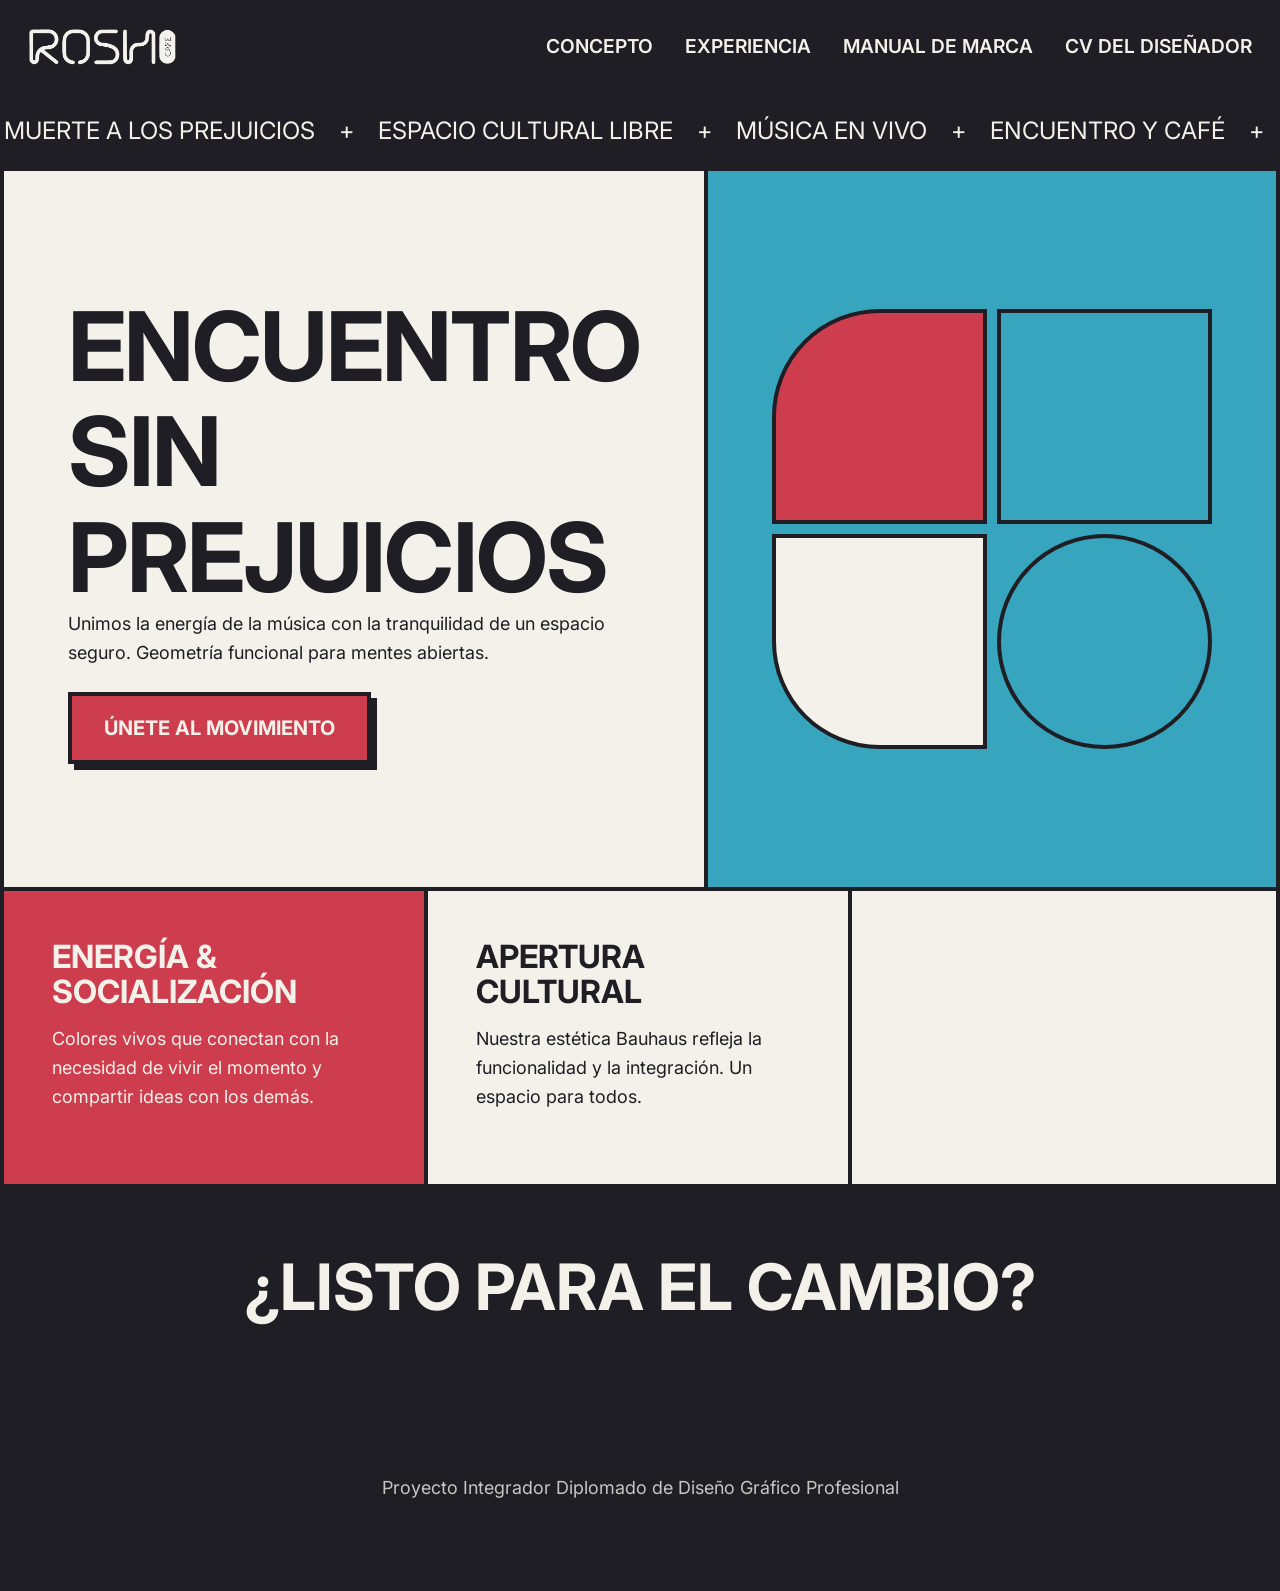
<file: index.html>
<!DOCTYPE html>
<html lang="es">

<head>
    <meta charset="UTF-8">
    <meta name="viewport" content="width=device-width, initial-scale=1.0">
    <title>Rush | Muerte a los prejuicios</title>
    <meta name="description" content="Rush: Espacio cultural, musical y de encuentro sin prejuicios.">
    <link rel="stylesheet" href="css/style.css">
</head>

<body>
    <div class="brutalist-container">
        <!-- Header -->
        <header class="site-header">
            <img src="/imagen/logo-crema.png" alt="logo RUSH" width="150px">
            <nav class="nav-links">
                <a href="#concepto">Concepto</a>
                <a href="#experiencia">Experiencia</a>
                <a href="brand.html">Manual de Marca</a>
                <a href="cv/index.html">CV del Diseñador</a>
            </nav>
        </header>

        <!-- Marquee -->
        <div class="ticker-wrap">
            <div class="ticker">
                MUERTE A LOS PREJUICIOS &nbsp;&nbsp;&nbsp;+&nbsp;&nbsp;&nbsp; ESPACIO CULTURAL LIBRE
                &nbsp;&nbsp;&nbsp;+&nbsp;&nbsp;&nbsp; MÚSICA EN VIVO &nbsp;&nbsp;&nbsp;+&nbsp;&nbsp;&nbsp; ENCUENTRO Y
                CAFÉ &nbsp;&nbsp;&nbsp;+&nbsp;&nbsp;&nbsp;
                MUERTE A LOS PREJUICIOS &nbsp;&nbsp;&nbsp;+&nbsp;&nbsp;&nbsp; ESPACIO CULTURAL LIBRE
                &nbsp;&nbsp;&nbsp;+&nbsp;&nbsp;&nbsp; MÚSICA EN VIVO &nbsp;&nbsp;&nbsp;+&nbsp;&nbsp;&nbsp; ENCUENTRO Y
                CAFÉ &nbsp;&nbsp;&nbsp;+&nbsp;&nbsp;&nbsp;
            </div>
        </div>

        <!-- Hero Section -->
        <section class="hero brutalist-section">
            <div class="hero-content">
                <h1>Encuentro<br>Sin<br>Prejuicios</h1>
                <p>Unimos la energía de la música con la tranquilidad de un espacio seguro. Geometría funcional para
                    mentes abiertas.</p>
                <div>
                    <a href="#unete" class="brutalist-button">Únete al movimiento</a>
                </div>
            </div>
            <div class="hero-visual">
                <div class="bauhaus-graphic">
                    <div class="bauhaus-shape shape-1"></div>
                    <div class="bauhaus-shape shape-2"></div>
                    <div class="bauhaus-shape shape-3"></div>
                    <div class="bauhaus-shape shape-4"></div>
                </div>
            </div>
        </section>

        <!-- Features -->
        <section id="concepto" class="features-grid brutalist-section">
            <div class="feature-card c-terracota">
                <h3>Energía & Socialización</h3>
                <p>Colores vivos que conectan con la necesidad de vivir el momento y compartir ideas con los demás.</p>
            </div>
            <div class="feature-card c-crema">
                <h3>Apertura Cultural</h3>
                <p>Nuestra estética Bauhaus refleja la funcionalidad y la integración. Un espacio para todos.</p>
            </div>
            <div class="feature-card c-salvia">
                <h3>Balance & Relajación</h3>
                <p>Tonos que aportan paz mental para estudiar, platicar o disfrutar un buen café por la tarde.</p>
            </div>
        </section>

        <!-- Footer -->
        <footer class="site-footer">
            <h2>¿Listo para el cambio?</h2>
            <a href="#" class="brutalist-button mostaza">Visítanos Hoy</a>
            <p style="margin-top: 3rem; opacity: 0.8;">Proyecto Integrador Diplomado de Diseño Gráfico Profesional</p>
        </footer>
    </div>
</body>

</html>
</file>
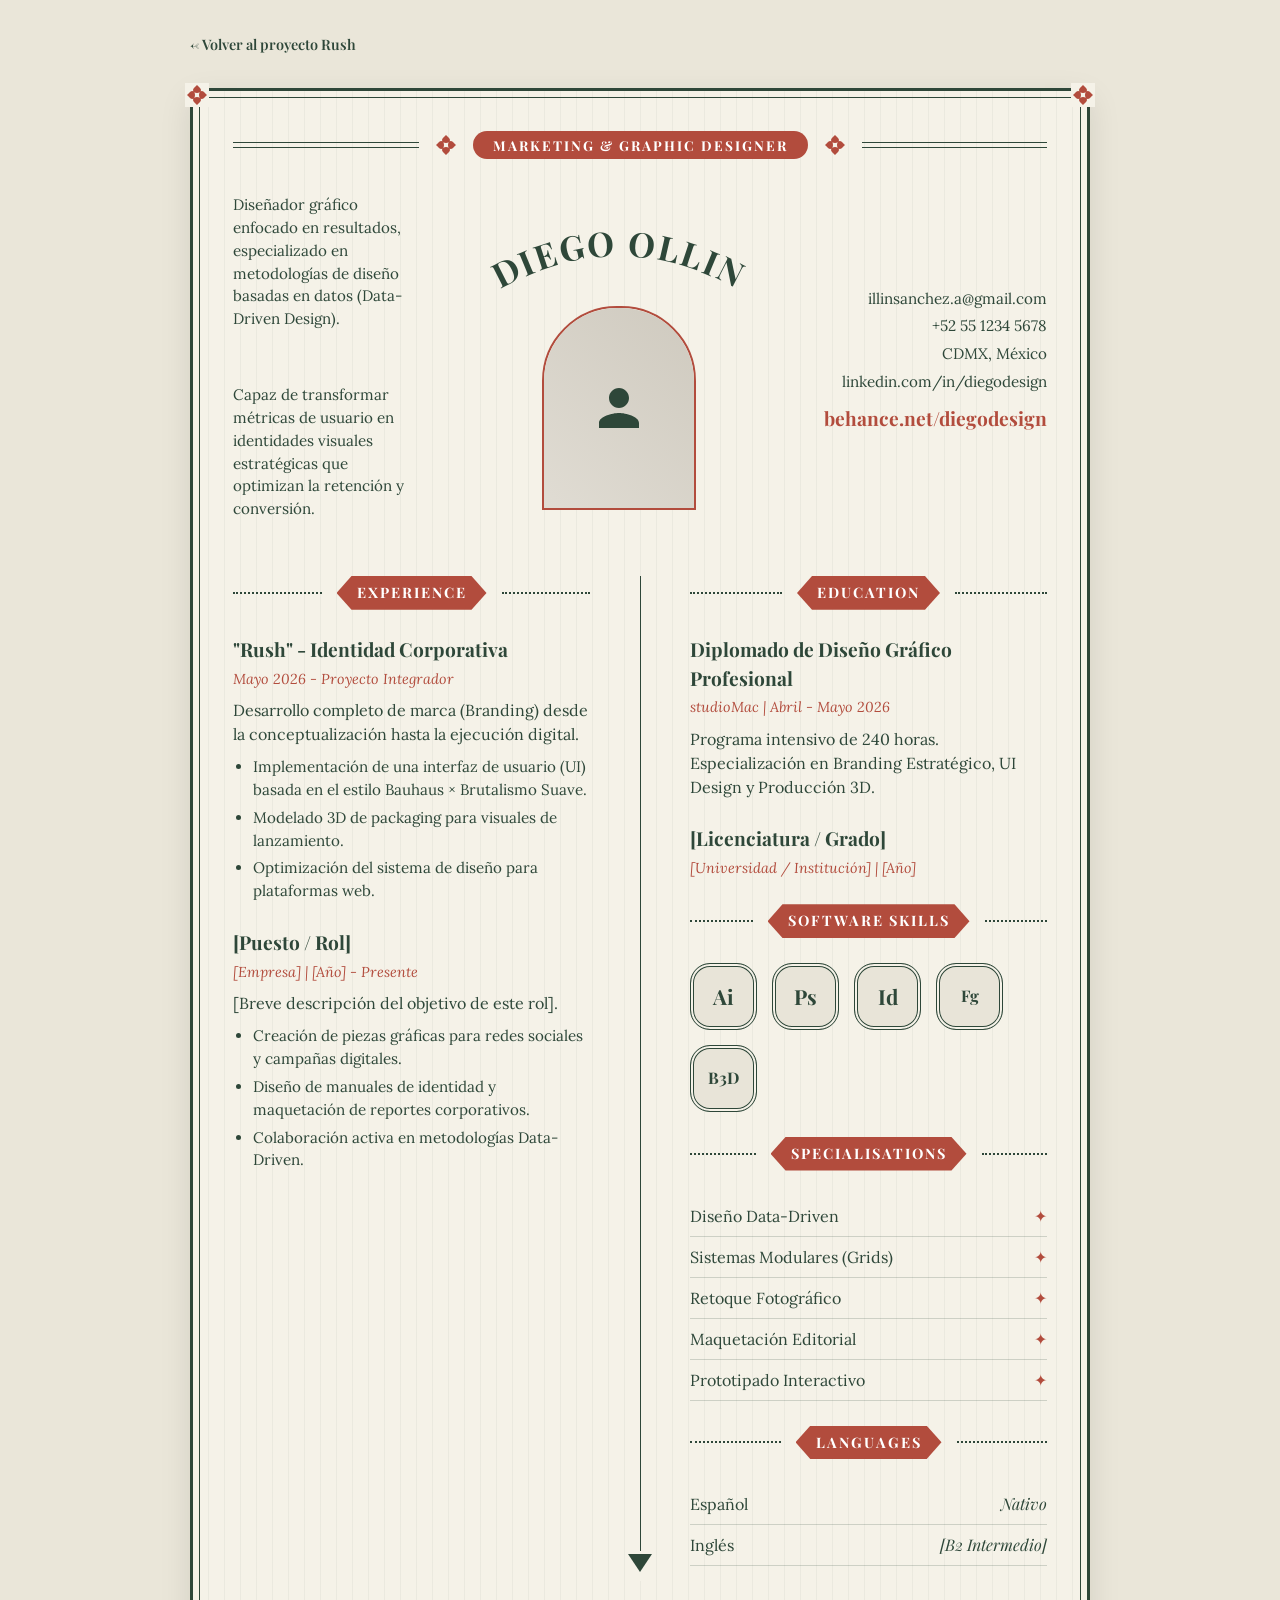
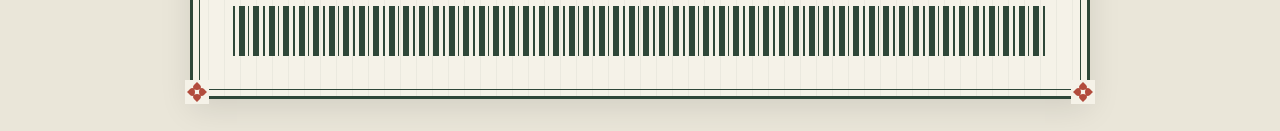
<file: cv/index.html>
<!DOCTYPE html>
<html lang="es">

<head>
    <meta charset="UTF-8">
    <meta name="viewport" content="width=device-width, initial-scale=1.0">
    <title>CV | Diego - Diseñador Gráfico</title>
    <meta name="description" content="Currículum Vitae de Diego, Diseñador Gráfico Profesional.">
    <link rel="stylesheet" href="css/cv-style.css">
</head>

<body>
    <div>
        <a href="../index.html" class="return-link">← Volver al proyecto Rush</a>

        <div class="cv-wrapper">
            <!-- Corner Flowers SVG -->
            <svg class="corner top-left flower-icon" viewBox="0 0 24 24">
                <path
                    d="M12 2C10.5 4 8 5 8 7C8 9 10 10 12 10C14 10 16 9 16 7C16 5 13.5 4 12 2ZM12 22C13.5 20 16 19 16 17C16 15 14 14 12 14C10 14 8 15 8 17C8 19 10.5 20 12 22ZM2 12C4 13.5 5 16 7 16C9 16 10 14 10 12C10 10 9 8 7 8C5 8 4 10.5 2 12ZM22 12C20 10.5 19 8 17 8C15 8 14 10 14 12C14 14 15 16 17 16C19 16 20 13.5 22 12Z" />
            </svg>
            <svg class="corner top-right flower-icon" viewBox="0 0 24 24">
                <path
                    d="M12 2C10.5 4 8 5 8 7C8 9 10 10 12 10C14 10 16 9 16 7C16 5 13.5 4 12 2ZM12 22C13.5 20 16 19 16 17C16 15 14 14 12 14C10 14 8 15 8 17C8 19 10.5 20 12 22ZM2 12C4 13.5 5 16 7 16C9 16 10 14 10 12C10 10 9 8 7 8C5 8 4 10.5 2 12ZM22 12C20 10.5 19 8 17 8C15 8 14 10 14 12C14 14 15 16 17 16C19 16 20 13.5 22 12Z" />
            </svg>
            <svg class="corner bottom-left flower-icon" viewBox="0 0 24 24">
                <path
                    d="M12 2C10.5 4 8 5 8 7C8 9 10 10 12 10C14 10 16 9 16 7C16 5 13.5 4 12 2ZM12 22C13.5 20 16 19 16 17C16 15 14 14 12 14C10 14 8 15 8 17C8 19 10.5 20 12 22ZM2 12C4 13.5 5 16 7 16C9 16 10 14 10 12C10 10 9 8 7 8C5 8 4 10.5 2 12ZM22 12C20 10.5 19 8 17 8C15 8 14 10 14 12C14 14 15 16 17 16C19 16 20 13.5 22 12Z" />
            </svg>
            <svg class="corner bottom-right flower-icon" viewBox="0 0 24 24">
                <path
                    d="M12 2C10.5 4 8 5 8 7C8 9 10 10 12 10C14 10 16 9 16 7C16 5 13.5 4 12 2ZM12 22C13.5 20 16 19 16 17C16 15 14 14 12 14C10 14 8 15 8 17C8 19 10.5 20 12 22ZM2 12C4 13.5 5 16 7 16C9 16 10 14 10 12C10 10 9 8 7 8C5 8 4 10.5 2 12ZM22 12C20 10.5 19 8 17 8C15 8 14 10 14 12C14 14 15 16 17 16C19 16 20 13.5 22 12Z" />
            </svg>

            <div class="sunburst-bg"></div>

            <div class="top-banner">
                <svg class="flower-icon" viewBox="0 0 24 24">
                    <path
                        d="M12 2C10.5 4 8 5 8 7C8 9 10 10 12 10C14 10 16 9 16 7C16 5 13.5 4 12 2ZM12 22C13.5 20 16 19 16 17C16 15 14 14 12 14C10 14 8 15 8 17C8 19 10.5 20 12 22ZM2 12C4 13.5 5 16 7 16C9 16 10 14 10 12C10 10 9 8 7 8C5 8 4 10.5 2 12ZM22 12C20 10.5 19 8 17 8C15 8 14 10 14 12C14 14 15 16 17 16C19 16 20 13.5 22 12Z" />
                </svg>
                <div class="pill">MARKETING & GRAPHIC DESIGNER</div>
                <svg class="flower-icon" viewBox="0 0 24 24">
                    <path
                        d="M12 2C10.5 4 8 5 8 7C8 9 10 10 12 10C14 10 16 9 16 7C16 5 13.5 4 12 2ZM12 22C13.5 20 16 19 16 17C16 15 14 14 12 14C10 14 8 15 8 17C8 19 10.5 20 12 22ZM2 12C4 13.5 5 16 7 16C9 16 10 14 10 12C10 10 9 8 7 8C5 8 4 10.5 2 12ZM22 12C20 10.5 19 8 17 8C15 8 14 10 14 12C14 14 15 16 17 16C19 16 20 13.5 22 12Z" />
                </svg>
            </div>

            <header class="cv-header">
                <div class="header-left">
                    <p>Diseñador gráfico enfocado en resultados, especializado en metodologías de diseño basadas en
                        datos (Data-Driven Design).</p>
                    <br>
                    <p>Capaz de transformar métricas de usuario en identidades visuales estratégicas que optimizan la
                        retención y conversión.</p>
                </div>

                <div class="header-center">
                    <svg viewBox="0 0 350 110" width="350" height="110">
                        <path id="curve" d="M 30 100 Q 175 0 320 100" fill="transparent" />
                        <text>
                            <textPath href="#curve" startOffset="50%" text-anchor="middle"
                                font-family="'Playfair Display', serif" font-weight="700" font-size="34"
                                fill="var(--dark-green)" letter-spacing="2">
                                DIEGO OLLIN
                            </textPath>
                        </text>
                    </svg>
                    <div class="photo-container">
                        <!-- Placeholder that fits the vintage aesthetic -->
                        <div
                            style="width: 100%; height: 100%; background: linear-gradient(45deg, #e0dcd3, #cfcabf); display: flex; align-items: center; justify-content: center;">
                            <svg width="60" height="60" viewBox="0 0 24 24" fill="var(--dark-green)">
                                <path
                                    d="M12 12c2.21 0 4-1.79 4-4s-1.79-4-4-4-4 1.79-4 4 1.79 4 4 4zm0 2c-2.67 0-8 1.34-8 4v2h16v-2c0-2.66-5.33-4-8-4z" />
                            </svg>
                        </div>
                    </div>
                </div>

                <div class="header-right">
                    <p>illinsanchez.a@gmail.com</p>
                    <p>+52 55 1234 5678</p>
                    <p>CDMX, México</p>
                    <p>linkedin.com/in/diegodesign</p>
                    <a href="https://behance.net/diegodesign" target="_blank"
                        class="website">behance.net/diegodesign</a>
                </div>
            </header>

            <div class="cv-main-content">
                <!-- Left Column -->
                <div class="left-col">
                    <div class="section-banner-container">
                        <div class="section-banner">EXPERIENCE</div>
                    </div>

                    <div class="cv-item">
                        <h4>"Rush" - Identidad Corporativa</h4>
                        <p class="date">Mayo 2026 - Proyecto Integrador</p>
                        <p>Desarrollo completo de marca (Branding) desde la conceptualización hasta la ejecución
                            digital.</p>
                        <ul>
                            <li>Implementación de una interfaz de usuario (UI) basada en el estilo Bauhaus × Brutalismo
                                Suave.</li>
                            <li>Modelado 3D de packaging para visuales de lanzamiento.</li>
                            <li>Optimización del sistema de diseño para plataformas web.</li>
                        </ul>
                    </div>

                    <div class="cv-item">
                        <h4>[Puesto / Rol]</h4>
                        <p class="date">[Empresa] | [Año] - Presente</p>
                        <p>[Breve descripción del objetivo de este rol].</p>
                        <ul>
                            <li>Creación de piezas gráficas para redes sociales y campañas digitales.</li>
                            <li>Diseño de manuales de identidad y maquetación de reportes corporativos.</li>
                            <li>Colaboración activa en metodologías Data-Driven.</li>
                        </ul>
                    </div>
                </div>

                <!-- Vertical Divider -->
                <div class="vertical-divider-container">
                    <div class="vertical-divider">
                        <div class="v-shape">
                            <svg viewBox="0 0 24 24" width="24" height="24" fill="var(--dark-green)">
                                <path d="M12 21l-12-18h24z" />
                            </svg>
                        </div>
                    </div>
                </div>

                <!-- Right Column -->
                <div class="right-col">
                    <div class="section-banner-container">
                        <div class="section-banner">EDUCATION</div>
                    </div>

                    <div class="cv-item">
                        <h4>Diplomado de Diseño Gráfico Profesional</h4>
                        <p class="date">studioMac | Abril - Mayo 2026</p>
                        <p>Programa intensivo de 240 horas. Especialización en Branding Estratégico, UI Design y
                            Producción 3D.</p>
                    </div>
                    <div class="cv-item">
                        <h4>[Licenciatura / Grado]</h4>
                        <p class="date">[Universidad / Institución] | [Año]</p>
                    </div>

                    <div class="section-banner-container">
                        <div class="section-banner">SOFTWARE SKILLS</div>
                    </div>
                    <div class="skills-cluster">
                        <div class="skill-icon">Ai</div>
                        <div class="skill-icon">Ps</div>
                        <div class="skill-icon">Id</div>
                        <div class="skill-icon" style="font-size: 1rem;">Fg</div>
                        <div class="skill-icon" style="font-size: 1rem;">B3D</div>
                    </div>

                    <div class="section-banner-container">
                        <div class="section-banner">SPECIALISATIONS</div>
                    </div>
                    <ul class="tags-list" style="margin-bottom: 25px;">
                        <li><span>Diseño Data-Driven</span> <span style="color: var(--primary-red);">✦</span></li>
                        <li><span>Sistemas Modulares (Grids)</span> <span style="color: var(--primary-red);">✦</span>
                        </li>
                        <li><span>Retoque Fotográfico</span> <span style="color: var(--primary-red);">✦</span></li>
                        <li><span>Maquetación Editorial</span> <span style="color: var(--primary-red);">✦</span></li>
                        <li><span>Prototipado Interactivo</span> <span style="color: var(--primary-red);">✦</span></li>
                    </ul>

                    <div class="section-banner-container">
                        <div class="section-banner">LANGUAGES</div>
                    </div>
                    <ul class="tags-list">
                        <li><span>Español</span> <span
                                style="font-style: italic; font-family: 'Playfair Display', serif;">Nativo</span></li>
                        <li><span>Inglés</span> <span
                                style="font-style: italic; font-family: 'Playfair Display', serif;">[B2
                                Intermedio]</span></li>
                    </ul>
                </div>
            </div>

            <!-- Bottom Barcode Pattern -->
            <div class="barcode-footer"></div>
        </div>
    </div>
</body>

</html>
</file>
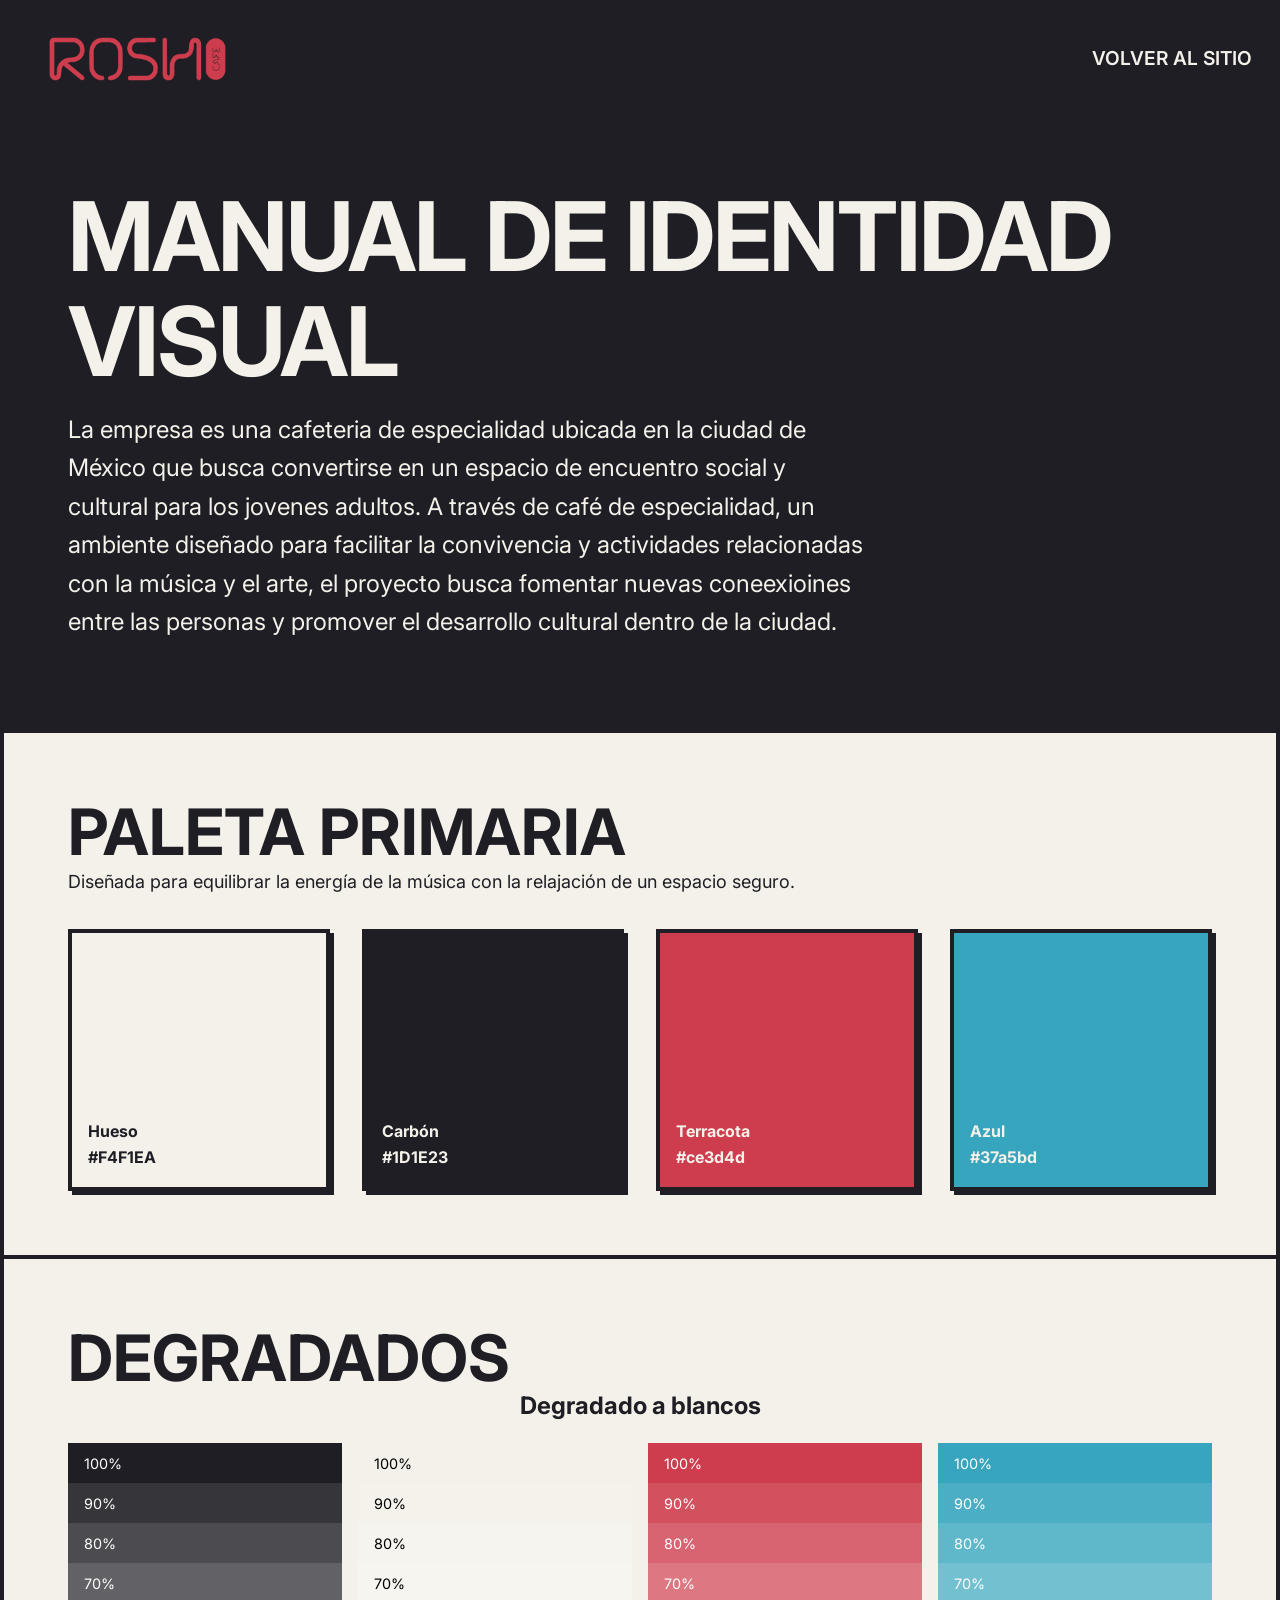
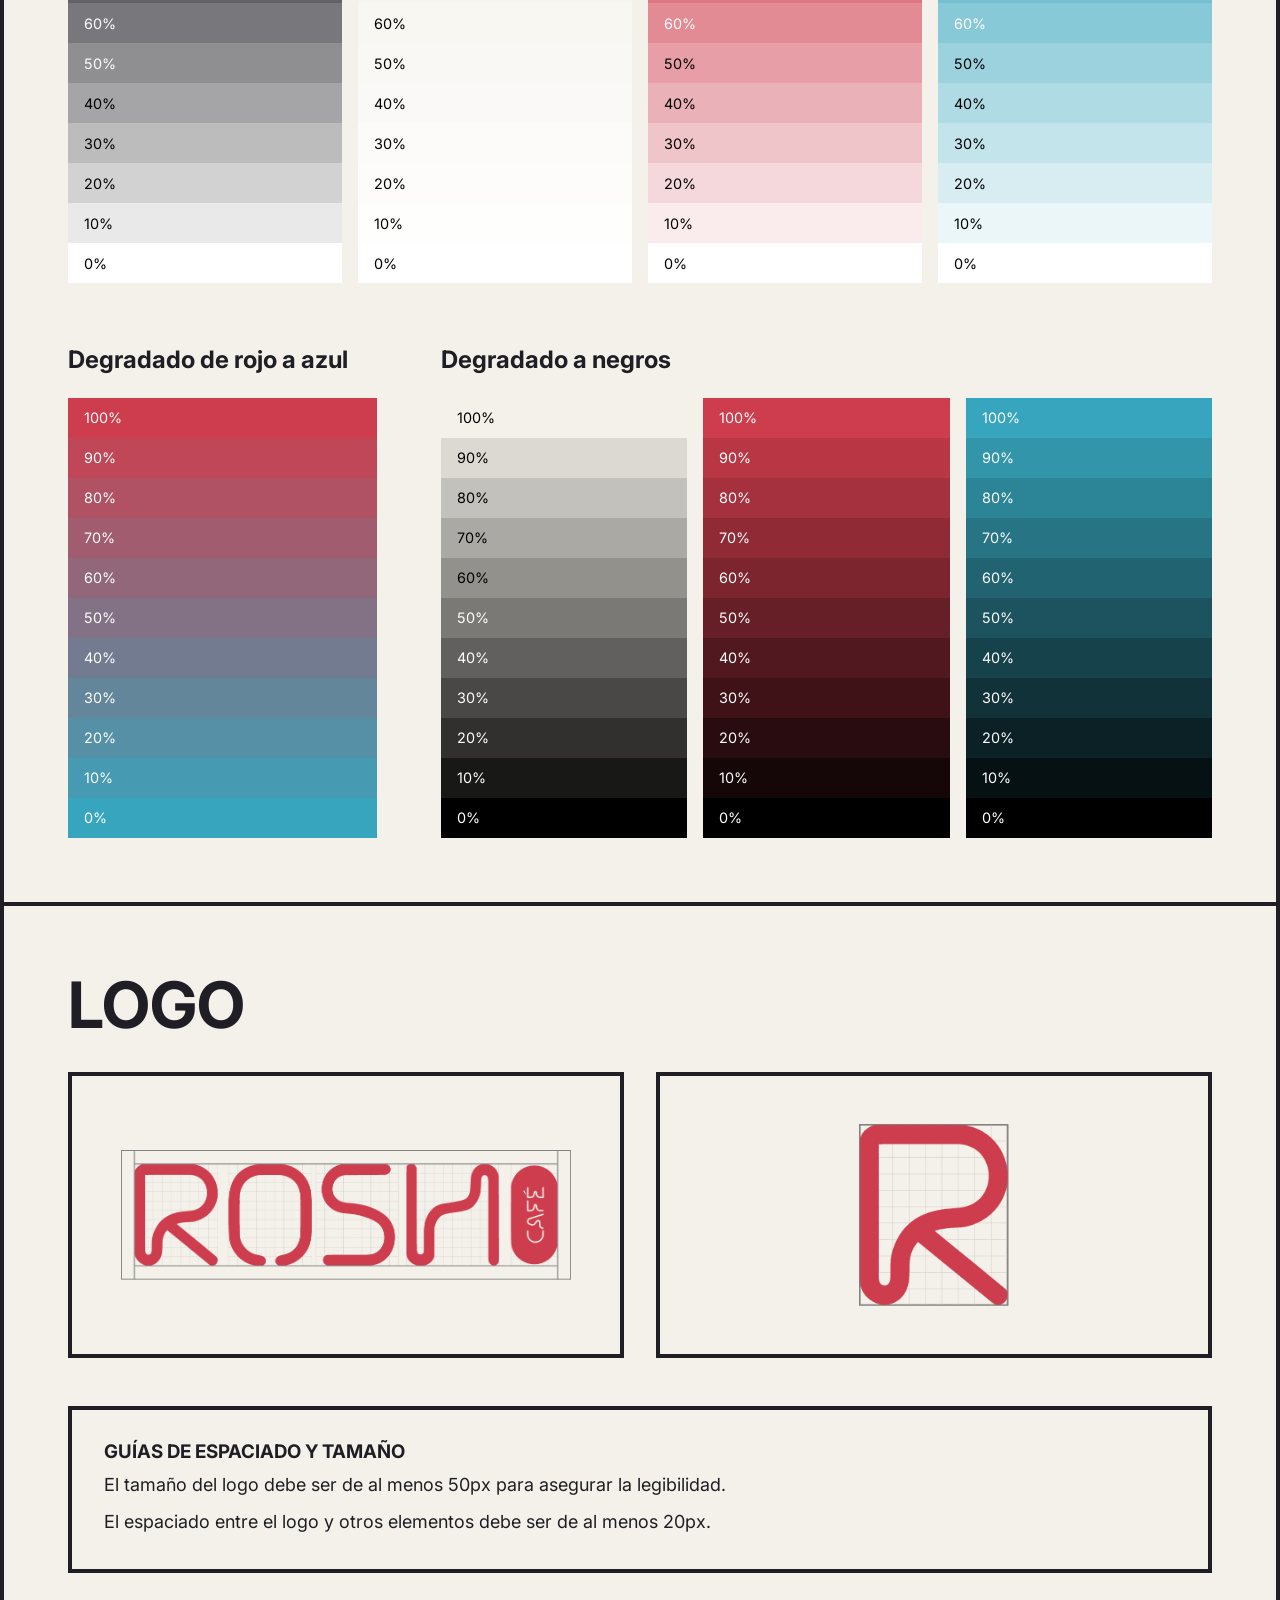
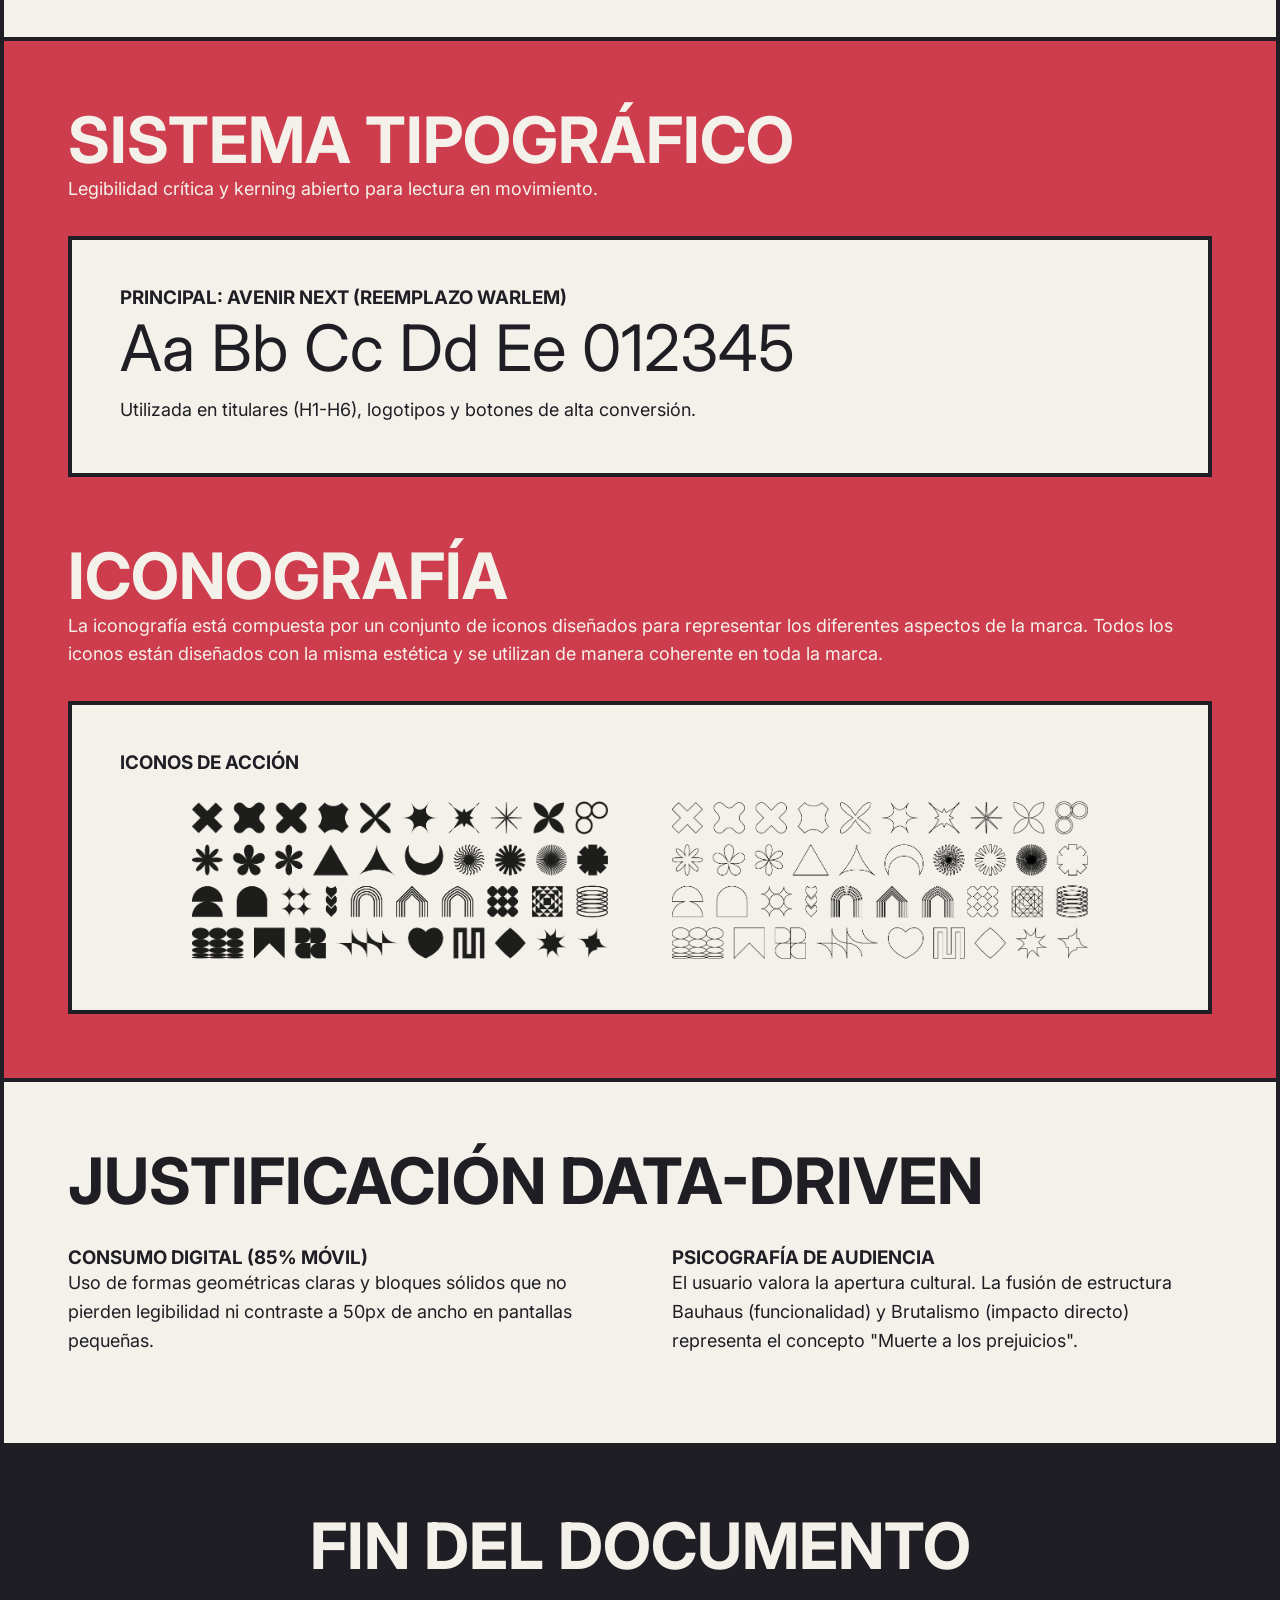
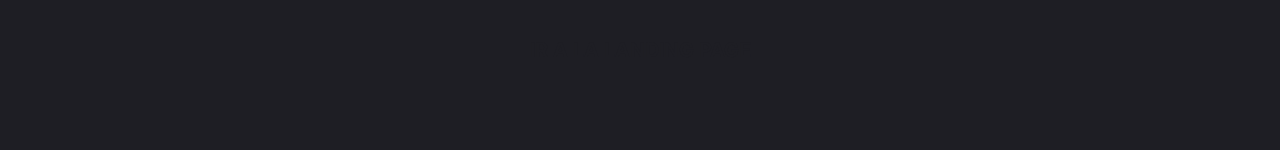
<file: brand.html>
<!DOCTYPE html>
<html lang="es">

<head>
    <meta charset="UTF-8">
    <meta name="viewport" content="width=device-width, initial-scale=1.0">
    <title>Manual de Marca | Rush</title>
    <meta name="description" content="Manual de Identidad Visual y lineamientos Data-Driven de la marca Rush.">
    <link rel="stylesheet" href="css/style.css">
    <style>
        .brand-section {
            padding: 4rem;
            border-bottom: var(--border-thick);
        }
    </style>
</head>

<body>
    <div class="brutalist-container">
        <!-- Header -->
        <header class="site-header">
            <img class="logo" src="/imagen/logo.png" alt="">
            <nav class="nav-links">
                <a href="index.html">Volver al Sitio</a>
            </nav>
        </header>

        <!-- Brand Hero -->
        <section class="brand-section" style="background-color: var(--color-carbon); color: var(--color-crema);">
            <h1>Manual de Identidad Visual</h1>
            <p style="font-size: 1.5rem; max-width: 800px; margin-top: 1rem;">
                La empresa es una cafeteria de especialidad ubicada en la ciudad de México que busca convertirse en un
                espacio de encuentro social y cultural para los jovenes adultos. A través de café de especialidad, un
                ambiente diseñado para facilitar la convivencia y actividades relacionadas con la música y el arte, el
                proyecto busca fomentar nuevas coneexioines entre las personas y promover el desarrollo cultural dentro
                de la ciudad.
            </p>
        </section>

        <!-- Color Palette -->
        <section class="brand-section">
            <h2>Paleta Primaria</h2>
            <p>Diseñada para equilibrar la energía de la música con la relajación de un espacio seguro.</p>
            <div class="color-palette">
                <div class="color-swatch swatch-crema">
                    <span>Hueso</span>
                    <span>#F4F1EA</span>
                </div>
                <div class="color-swatch swatch-carbon">
                    <span>Carbón</span>
                    <span>#1D1E23</span>
                </div>
                <div class="color-swatch swatch-terracota">
                    <span>Terracota</span>
                    <span>#ce3d4d</span>
                </div>
                <div class="color-swatch swatch-azul">
                    <span>Azul</span>
                    <span>#37a5bd</span>
                </div>
            </div>
        </section>


        <!-- Degradados -->
        <section class="brand-section">
            <h2>Degradados</h2>
            <style>
                .g-step {
                    padding: 0.2rem 1rem;
                    font-size: 0.9rem;
                    height: 40px;
                    display: flex;
                    align-items: center;
                    font-family: var(--font-body);
                }
                .g-grid {
                    display: grid;
                    grid-template-columns: repeat(4, 1fr);
                    gap: 1rem;
                    margin-bottom: 4rem;
                }
                .g-grid-3 {
                    display: grid;
                    grid-template-columns: repeat(3, 1fr);
                    gap: 1rem;
                }
                .g-title {
                    margin-bottom: 1.5rem;
                    font-size: 1.5rem;
                    text-transform: none;
                    font-weight: 700;
                    letter-spacing: normal;
                }
            </style>
            
            <h3 class="g-title" style="text-align: center;">Degradado a blancos</h3>
            <div class="g-grid">
                <div style="display: flex; flex-direction: column;">
                    <div class="g-step" style="background: color-mix(in srgb, var(--color-carbon) 100%, white); color: #fff;">100%</div>
                    <div class="g-step" style="background: color-mix(in srgb, var(--color-carbon) 90%, white); color: #fff;">90%</div>
                    <div class="g-step" style="background: color-mix(in srgb, var(--color-carbon) 80%, white); color: #fff;">80%</div>
                    <div class="g-step" style="background: color-mix(in srgb, var(--color-carbon) 70%, white); color: #fff;">70%</div>
                    <div class="g-step" style="background: color-mix(in srgb, var(--color-carbon) 60%, white); color: #fff;">60%</div>
                    <div class="g-step" style="background: color-mix(in srgb, var(--color-carbon) 50%, white); color: #fff;">50%</div>
                    <div class="g-step" style="background: color-mix(in srgb, var(--color-carbon) 40%, white); color: #000;">40%</div>
                    <div class="g-step" style="background: color-mix(in srgb, var(--color-carbon) 30%, white); color: #000;">30%</div>
                    <div class="g-step" style="background: color-mix(in srgb, var(--color-carbon) 20%, white); color: #000;">20%</div>
                    <div class="g-step" style="background: color-mix(in srgb, var(--color-carbon) 10%, white); color: #000;">10%</div>
                    <div class="g-step" style="background: color-mix(in srgb, var(--color-carbon) 0%, white); color: #000;">0%</div>
                </div>
                <div style="display: flex; flex-direction: column;">
                    <div class="g-step" style="background: color-mix(in srgb, var(--color-crema) 100%, white); color: #000;">100%</div>
                    <div class="g-step" style="background: color-mix(in srgb, var(--color-crema) 90%, white); color: #000;">90%</div>
                    <div class="g-step" style="background: color-mix(in srgb, var(--color-crema) 80%, white); color: #000;">80%</div>
                    <div class="g-step" style="background: color-mix(in srgb, var(--color-crema) 70%, white); color: #000;">70%</div>
                    <div class="g-step" style="background: color-mix(in srgb, var(--color-crema) 60%, white); color: #000;">60%</div>
                    <div class="g-step" style="background: color-mix(in srgb, var(--color-crema) 50%, white); color: #000;">50%</div>
                    <div class="g-step" style="background: color-mix(in srgb, var(--color-crema) 40%, white); color: #000;">40%</div>
                    <div class="g-step" style="background: color-mix(in srgb, var(--color-crema) 30%, white); color: #000;">30%</div>
                    <div class="g-step" style="background: color-mix(in srgb, var(--color-crema) 20%, white); color: #000;">20%</div>
                    <div class="g-step" style="background: color-mix(in srgb, var(--color-crema) 10%, white); color: #000;">10%</div>
                    <div class="g-step" style="background: color-mix(in srgb, var(--color-crema) 0%, white); color: #000;">0%</div>
                </div>
                <div style="display: flex; flex-direction: column;">
                    <div class="g-step" style="background: color-mix(in srgb, var(--color-terracota) 100%, white); color: #fff;">100%</div>
                    <div class="g-step" style="background: color-mix(in srgb, var(--color-terracota) 90%, white); color: #fff;">90%</div>
                    <div class="g-step" style="background: color-mix(in srgb, var(--color-terracota) 80%, white); color: #fff;">80%</div>
                    <div class="g-step" style="background: color-mix(in srgb, var(--color-terracota) 70%, white); color: #fff;">70%</div>
                    <div class="g-step" style="background: color-mix(in srgb, var(--color-terracota) 60%, white); color: #fff;">60%</div>
                    <div class="g-step" style="background: color-mix(in srgb, var(--color-terracota) 50%, white); color: #000;">50%</div>
                    <div class="g-step" style="background: color-mix(in srgb, var(--color-terracota) 40%, white); color: #000;">40%</div>
                    <div class="g-step" style="background: color-mix(in srgb, var(--color-terracota) 30%, white); color: #000;">30%</div>
                    <div class="g-step" style="background: color-mix(in srgb, var(--color-terracota) 20%, white); color: #000;">20%</div>
                    <div class="g-step" style="background: color-mix(in srgb, var(--color-terracota) 10%, white); color: #000;">10%</div>
                    <div class="g-step" style="background: color-mix(in srgb, var(--color-terracota) 0%, white); color: #000;">0%</div>
                </div>
                <div style="display: flex; flex-direction: column;">
                    <div class="g-step" style="background: color-mix(in srgb, var(--color-azul) 100%, white); color: #fff;">100%</div>
                    <div class="g-step" style="background: color-mix(in srgb, var(--color-azul) 90%, white); color: #fff;">90%</div>
                    <div class="g-step" style="background: color-mix(in srgb, var(--color-azul) 80%, white); color: #fff;">80%</div>
                    <div class="g-step" style="background: color-mix(in srgb, var(--color-azul) 70%, white); color: #fff;">70%</div>
                    <div class="g-step" style="background: color-mix(in srgb, var(--color-azul) 60%, white); color: #fff;">60%</div>
                    <div class="g-step" style="background: color-mix(in srgb, var(--color-azul) 50%, white); color: #000;">50%</div>
                    <div class="g-step" style="background: color-mix(in srgb, var(--color-azul) 40%, white); color: #000;">40%</div>
                    <div class="g-step" style="background: color-mix(in srgb, var(--color-azul) 30%, white); color: #000;">30%</div>
                    <div class="g-step" style="background: color-mix(in srgb, var(--color-azul) 20%, white); color: #000;">20%</div>
                    <div class="g-step" style="background: color-mix(in srgb, var(--color-azul) 10%, white); color: #000;">10%</div>
                    <div class="g-step" style="background: color-mix(in srgb, var(--color-azul) 0%, white); color: #000;">0%</div>
                </div>
            </div>

            <div style="display: grid; grid-template-columns: 1fr 2.5fr; gap: 4rem;">
                <!-- Rojo a azul -->
                <div>
                    <h3 class="g-title">Degradado de rojo a azul</h3>
                    <div style="display: flex; flex-direction: column;">
                        <div class="g-step" style="background: color-mix(in srgb, var(--color-terracota) 100%, var(--color-azul)); color: #fff;">100%</div>
                        <div class="g-step" style="background: color-mix(in srgb, var(--color-terracota) 90%, var(--color-azul)); color: #fff;">90%</div>
                        <div class="g-step" style="background: color-mix(in srgb, var(--color-terracota) 80%, var(--color-azul)); color: #fff;">80%</div>
                        <div class="g-step" style="background: color-mix(in srgb, var(--color-terracota) 70%, var(--color-azul)); color: #fff;">70%</div>
                        <div class="g-step" style="background: color-mix(in srgb, var(--color-terracota) 60%, var(--color-azul)); color: #fff;">60%</div>
                        <div class="g-step" style="background: color-mix(in srgb, var(--color-terracota) 50%, var(--color-azul)); color: #fff;">50%</div>
                        <div class="g-step" style="background: color-mix(in srgb, var(--color-terracota) 40%, var(--color-azul)); color: #fff;">40%</div>
                        <div class="g-step" style="background: color-mix(in srgb, var(--color-terracota) 30%, var(--color-azul)); color: #fff;">30%</div>
                        <div class="g-step" style="background: color-mix(in srgb, var(--color-terracota) 20%, var(--color-azul)); color: #fff;">20%</div>
                        <div class="g-step" style="background: color-mix(in srgb, var(--color-terracota) 10%, var(--color-azul)); color: #fff;">10%</div>
                        <div class="g-step" style="background: color-mix(in srgb, var(--color-terracota) 0%, var(--color-azul)); color: #fff;">0%</div>
                    </div>
                </div>

                <!-- A negros -->
                <div>
                    <h3 class="g-title">Degradado a negros</h3>
                    <div class="g-grid-3">
                        <div style="display: flex; flex-direction: column;">
                            <div class="g-step" style="background: color-mix(in srgb, var(--color-crema) 100%, black); color: #000;">100%</div>
                            <div class="g-step" style="background: color-mix(in srgb, var(--color-crema) 90%, black); color: #000;">90%</div>
                            <div class="g-step" style="background: color-mix(in srgb, var(--color-crema) 80%, black); color: #000;">80%</div>
                            <div class="g-step" style="background: color-mix(in srgb, var(--color-crema) 70%, black); color: #000;">70%</div>
                            <div class="g-step" style="background: color-mix(in srgb, var(--color-crema) 60%, black); color: #000;">60%</div>
                            <div class="g-step" style="background: color-mix(in srgb, var(--color-crema) 50%, black); color: #fff;">50%</div>
                            <div class="g-step" style="background: color-mix(in srgb, var(--color-crema) 40%, black); color: #fff;">40%</div>
                            <div class="g-step" style="background: color-mix(in srgb, var(--color-crema) 30%, black); color: #fff;">30%</div>
                            <div class="g-step" style="background: color-mix(in srgb, var(--color-crema) 20%, black); color: #fff;">20%</div>
                            <div class="g-step" style="background: color-mix(in srgb, var(--color-crema) 10%, black); color: #fff;">10%</div>
                            <div class="g-step" style="background: color-mix(in srgb, var(--color-crema) 0%, black); color: #fff;">0%</div>
                        </div>
                        <div style="display: flex; flex-direction: column;">
                            <div class="g-step" style="background: color-mix(in srgb, var(--color-terracota) 100%, black); color: #fff;">100%</div>
                            <div class="g-step" style="background: color-mix(in srgb, var(--color-terracota) 90%, black); color: #fff;">90%</div>
                            <div class="g-step" style="background: color-mix(in srgb, var(--color-terracota) 80%, black); color: #fff;">80%</div>
                            <div class="g-step" style="background: color-mix(in srgb, var(--color-terracota) 70%, black); color: #fff;">70%</div>
                            <div class="g-step" style="background: color-mix(in srgb, var(--color-terracota) 60%, black); color: #fff;">60%</div>
                            <div class="g-step" style="background: color-mix(in srgb, var(--color-terracota) 50%, black); color: #fff;">50%</div>
                            <div class="g-step" style="background: color-mix(in srgb, var(--color-terracota) 40%, black); color: #fff;">40%</div>
                            <div class="g-step" style="background: color-mix(in srgb, var(--color-terracota) 30%, black); color: #fff;">30%</div>
                            <div class="g-step" style="background: color-mix(in srgb, var(--color-terracota) 20%, black); color: #fff;">20%</div>
                            <div class="g-step" style="background: color-mix(in srgb, var(--color-terracota) 10%, black); color: #fff;">10%</div>
                            <div class="g-step" style="background: color-mix(in srgb, var(--color-terracota) 0%, black); color: #fff;">0%</div>
                        </div>
                        <div style="display: flex; flex-direction: column;">
                            <div class="g-step" style="background: color-mix(in srgb, var(--color-azul) 100%, black); color: #fff;">100%</div>
                            <div class="g-step" style="background: color-mix(in srgb, var(--color-azul) 90%, black); color: #fff;">90%</div>
                            <div class="g-step" style="background: color-mix(in srgb, var(--color-azul) 80%, black); color: #fff;">80%</div>
                            <div class="g-step" style="background: color-mix(in srgb, var(--color-azul) 70%, black); color: #fff;">70%</div>
                            <div class="g-step" style="background: color-mix(in srgb, var(--color-azul) 60%, black); color: #fff;">60%</div>
                            <div class="g-step" style="background: color-mix(in srgb, var(--color-azul) 50%, black); color: #fff;">50%</div>
                            <div class="g-step" style="background: color-mix(in srgb, var(--color-azul) 40%, black); color: #fff;">40%</div>
                            <div class="g-step" style="background: color-mix(in srgb, var(--color-azul) 30%, black); color: #fff;">30%</div>
                            <div class="g-step" style="background: color-mix(in srgb, var(--color-azul) 20%, black); color: #fff;">20%</div>
                            <div class="g-step" style="background: color-mix(in srgb, var(--color-azul) 10%, black); color: #fff;">10%</div>
                            <div class="g-step" style="background: color-mix(in srgb, var(--color-azul) 0%, black); color: #fff;">0%</div>
                        </div>
                    </div>
                </div>
            </div>
        </section>

        <!-- logo -->
        <section class="brand-section">
            <h2>Logo</h2>
            <div style="display: grid; grid-template-columns: 1fr 1fr; gap: 2rem; margin-top: 2rem; align-items: stretch;">
                <div style="display: flex; justify-content: center; align-items: center; background-color: var(--color-crema); padding: 3rem; border: var(--border-thick);">
                    <img src="/imagen/logogrid-04.png" alt="Logo de Rush" style="max-width: 100%; height: auto; width: 450px;">
                </div>
                <div style="display: flex; justify-content: center; align-items: center; background-color: var(--color-crema); padding: 3rem; border: var(--border-thick);">
                    <img src="/imagen/logogrid-03.png" alt="Logo de Rush" style="width: 150px; height: auto;">
                </div>
                <div style="grid-column: 1 / -1; margin-top: 1rem; background-color: var(--color-crema); padding: 2rem; border: var(--border-thick);">
                    <h3 style="margin-bottom: 0.5rem; color: var(--color-carbon);">Guías de espaciado y tamaño</h3>
                    <p style="margin-bottom: 0.5rem; color: var(--color-carbon);">El tamaño del logo debe ser de al menos 50px para asegurar la legibilidad.</p>
                    <p style="margin-bottom: 0; color: var(--color-carbon);">El espaciado entre el logo y otros elementos debe ser de al menos 20px.</p>
                </div>
            </div>
        </section>

        <!-- Typography -->
        <section class="brand-section" style="background-color: var(--color-terracota); color: var(--color-crema);">
            <h2>Sistema Tipográfico</h2>
            <p>Legibilidad crítica y kerning abierto para lectura en movimiento.</p>

            <div class="typography-spec">
                <h3 style="color: var(--color-carbon); margin-bottom: 0.5rem;">Principal: Avenir Next (reemplazo Warlem)</h3>
                <div class="type-display" style="color: var(--color-carbon);">Aa Bb Cc Dd Ee 012345</div>
                <p style="color: var(--color-carbon); margin-top: 1rem; margin-bottom: 0;">Utilizada en titulares (H1-H6), logotipos y botones de alta conversión.</p>
            </div>

            <h2 style="margin-top: 4rem;">Iconografía</h2>
            <p>La iconografía está compuesta por un conjunto de iconos diseñados para representar los diferentes
                aspectos de la marca. Todos los iconos están diseñados con la misma estética y se utilizan de manera
                coherente en toda la marca.</p>

            <div class="typography-spec">
                <h3 style="color: var(--color-carbon); margin-bottom: 1.5rem;">Iconos de acción</h3>
                <div style="display: flex; justify-content: center; gap: 4rem; align-items: center; flex-wrap: wrap;">
                    <img src="/imagen/iconos-05.png" alt="Iconos de Rush" style="max-width: 40%; height: auto;">
                    <img src="/imagen/iconos-06.png" alt="Iconos de Rush" style="max-width: 40%; height: auto;">
                </div>
            </div>
        </section>

        <!-- Justification -->
        <section class="brand-section">
            <h2>Justificación Data-Driven</h2>
            <div style="display: grid; grid-template-columns: 1fr 1fr; gap: 4rem; margin-top: 2rem;">
                <div>
                    <h3>Consumo Digital (85% Móvil)</h3>
                    <p>Uso de formas geométricas claras y bloques sólidos que no pierden legibilidad ni contraste a 50px
                        de ancho en pantallas pequeñas.</p>
                </div>
                <div>
                    <h3>Psicografía de Audiencia</h3>
                    <p>El usuario valora la apertura cultural. La fusión de estructura Bauhaus (funcionalidad) y
                        Brutalismo (impacto directo) representa el concepto "Muerte a los prejuicios".</p>
                </div>
            </div>
        </section>

        <!-- Footer -->
        <footer class="site-footer">
            <h2>Fin del Documento</h2>
            <a href="index.html" class="brutalist-button mostaza">Ir a la Landing Page</a>
        </footer>
    </div>
</body>

</html>
</file>
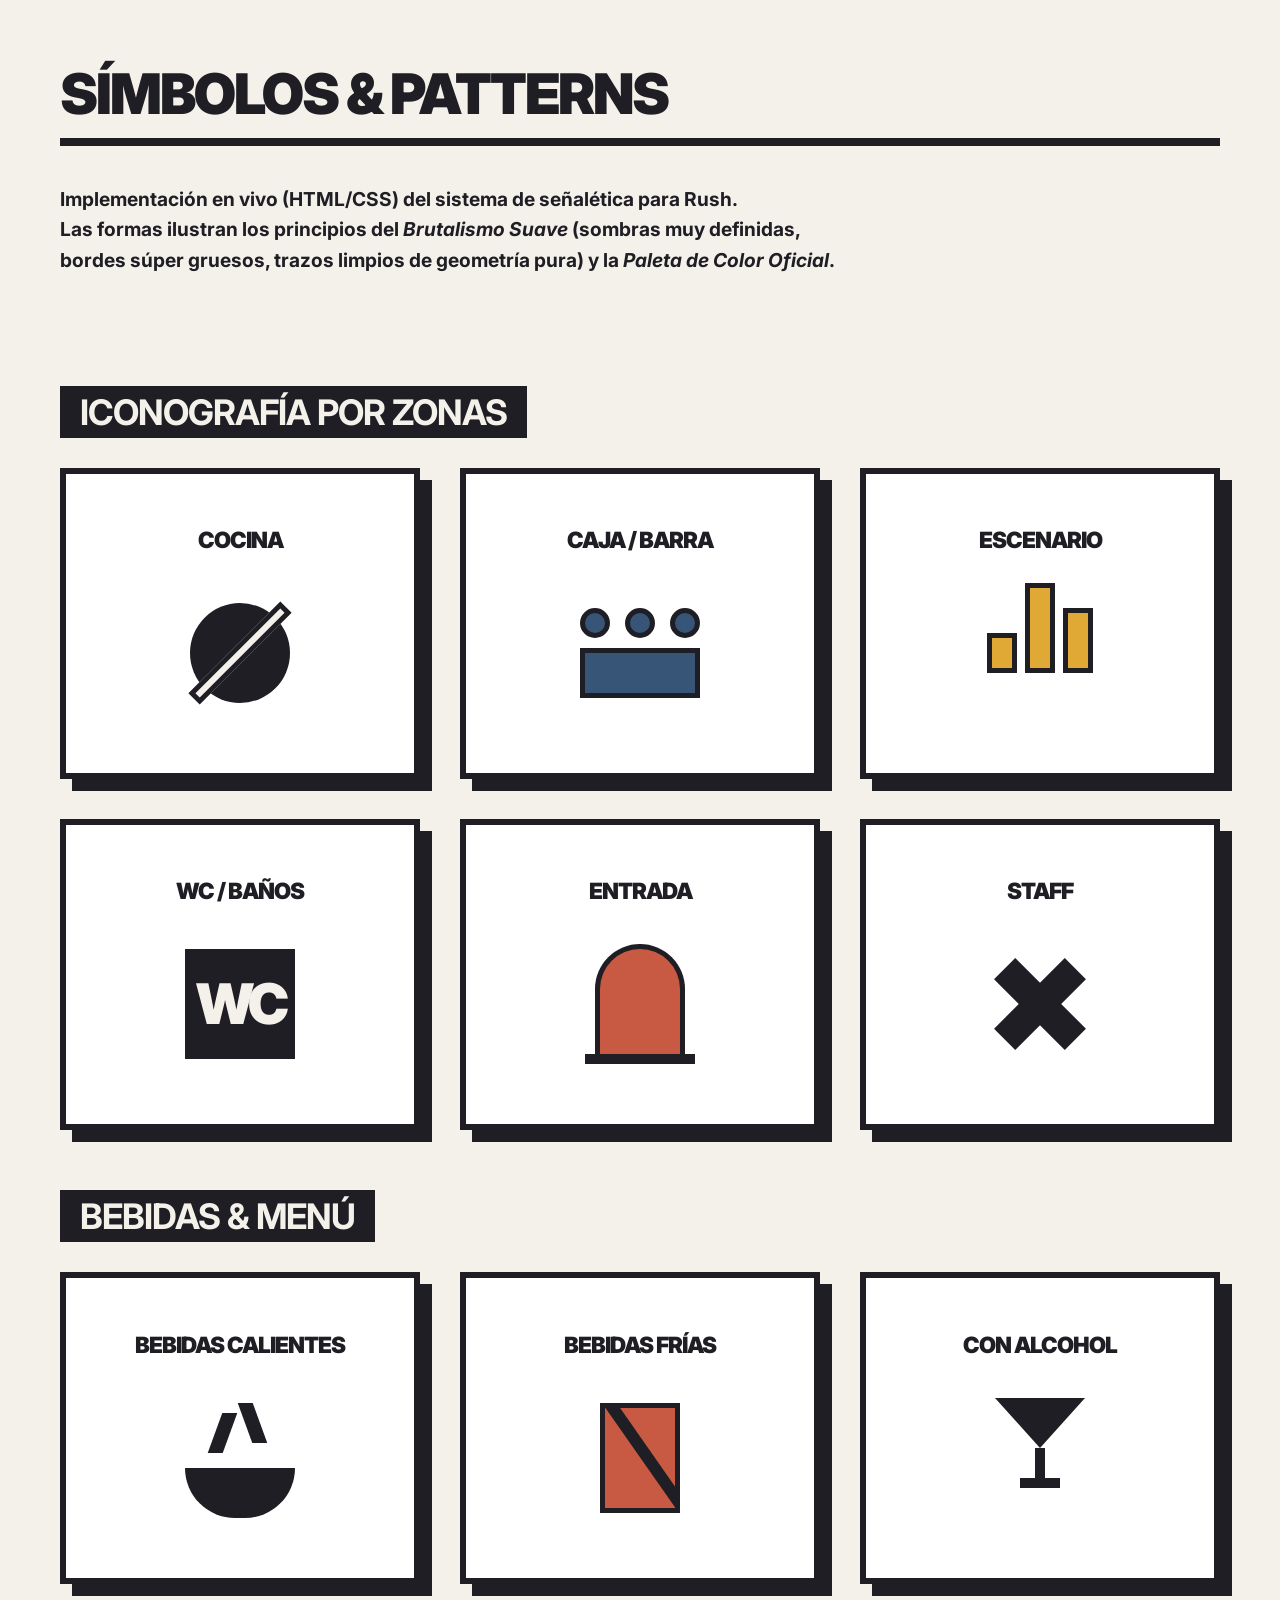
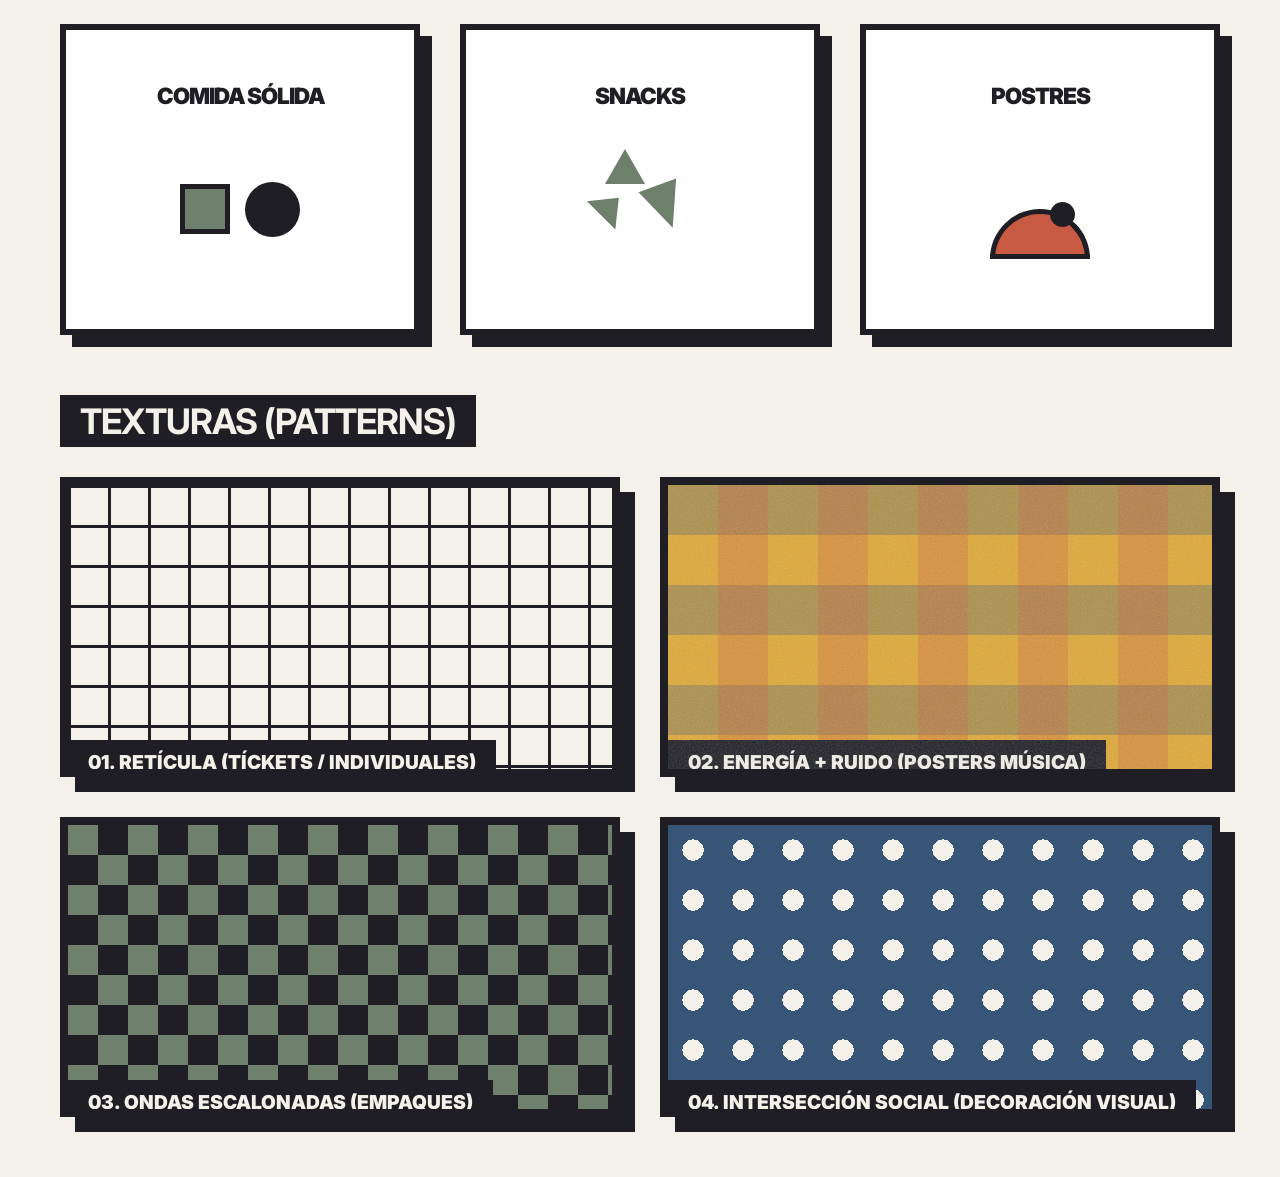
<file: visualizacion_iconos.html>
<!DOCTYPE html>
<html lang="es">

<head>
  <meta charset="UTF-8">
  <meta name="viewport" content="width=device-width, initial-scale=1.0">
  <title>Sistema Visual "Rush" (Bauhaus x Brutalismo)</title>
  <link href="https://fonts.googleapis.com/css2?family=Inter:wght@400;700;900&display=swap" rel="stylesheet">
  <style>
    :root {
      --crema: #F4F1EA;
      --carbon: #1E1E24;
      --terracota: #C85A43;
      --mostaza: #E0A936;
      --azul: #365577;
      --verde: #6E7F6B;
    }

    * {
      box-sizing: border-box;
    }

    body {
      background: var(--crema);
      color: var(--carbon);
      font-family: 'Inter', sans-serif;
      margin: 0;
      padding: 60px;
    }

    h1 {
      font-size: 3.5rem;
      text-transform: uppercase;
      letter-spacing: -2px;
      border-bottom: 8px solid var(--carbon);
      padding-bottom: 10px;
      margin-top: 0;
      font-weight: 900;
    }

    p.intro {
      font-size: 1.2rem;
      margin-bottom: 50px;
      line-height: 1.6;
      max-width: 800px;
      font-weight: 700;
    }

    h2 {
      font-size: 2.2rem;
      text-transform: uppercase;
      letter-spacing: -1px;
      margin-top: 60px;
      margin-bottom: 30px;
      display: inline-block;
      background: var(--carbon);
      color: var(--crema);
      padding: 5px 20px;
    }

    .grid {
      display: grid;
      grid-template-columns: repeat(auto-fill, minmax(280px, 1fr));
      gap: 40px;
    }

    .card {
      border: 6px solid var(--carbon);
      background: #fff;
      box-shadow: 12px 12px 0px var(--carbon);
      padding: 30px;
      display: flex;
      flex-direction: column;
      align-items: center;
      transition: all 0.2s ease-in-out;
      cursor: pointer;
    }

    .card:hover {
      transform: translate(-6px, -6px);
      box-shadow: 18px 18px 0px var(--carbon);
    }

    .card h3 {
      font-size: 1.4rem;
      text-transform: uppercase;
      margin-bottom: 30px;
      width: 100%;
      text-align: center;
      font-weight: 900;
      letter-spacing: -1px;
    }

    /* CONTENEDOR DE ICONO */
    .icon {
      width: 140px;
      height: 140px;
      display: flex;
      justify-content: center;
      align-items: center;
      position: relative;
      margin-bottom: 20px;
    }

    /* 1. Cocina */
    .ico-cocina .plato {
      width: 100px;
      height: 100px;
      border-radius: 50%;
      background: var(--carbon);
      position: absolute;
    }

    .ico-cocina .cuchillo {
      width: 130px;
      height: 16px;
      background: var(--crema);
      position: absolute;
      transform: rotate(-45deg);
      border: 5px solid var(--carbon);
    }

    /* 2. Barra */
    .ico-barra {
      flex-direction: column;
      justify-content: space-evenly;
    }

    .ico-barra .copas {
      display: flex;
      gap: 15px;
      margin-bottom: -15px;
    }

    .ico-barra .copas div {
      width: 30px;
      height: 30px;
      background: var(--azul);
      border-radius: 50%;
      border: 5px solid var(--carbon);
      z-index: 2;
    }

    .ico-barra .mesa {
      width: 120px;
      height: 50px;
      background: var(--azul);
      border: 5px solid var(--carbon);
    }

    /* 3. Escenario */
    .ico-esc {
      display: flex;
      align-items: flex-end;
      gap: 8px;
      height: 90px;
    }

    .ico-esc div {
      width: 30px;
      background: var(--mostaza);
      border: 5px solid var(--carbon);
    }

    .ico-esc .b1 {
      height: 40px;
    }

    .ico-esc .b2 {
      height: 90px;
    }

    .ico-esc .b3 {
      height: 65px;
    }

    /* 4. Baño */
    .ico-bano {
      background: var(--carbon);
      width: 110px;
      height: 110px;
      color: var(--crema);
      font-size: 3.5rem;
      font-weight: 900;
      display: flex;
      align-items: center;
      justify-content: center;
      letter-spacing: -4px;
    }

    /* 5. Entrada */
    .ico-entrada {
      width: 90px;
      height: 120px;
      background: var(--terracota);
      border: 5px solid var(--carbon);
      border-top-left-radius: 45px;
      border-top-right-radius: 45px;
      border-bottom: none;
    }

    .ico-entrada-base {
      width: 110px;
      height: 10px;
      background: var(--carbon);
      position: absolute;
      bottom: 10px;
    }

    /* 6. Staff (Estrella 4 Puntas Brutalista) */
    .ico-staff .cruz {
      position: relative;
      width: 100px;
      height: 100px;
      transform: rotate(45deg);
      display: flex;
      align-items: center;
      justify-content: center;
    }

    .ico-staff .v {
      position: absolute;
      width: 30px;
      height: 100px;
      background: var(--carbon);
    }

    .ico-staff .h {
      position: absolute;
      width: 100px;
      height: 30px;
      background: var(--carbon);
    }

    /* 7. Bebidas Calientes */
    .ico-caliente {
      position: relative;
    }

    .ico-caliente .taza {
      position: absolute;
      bottom: 10px;
      left: 15px;
      width: 110px;
      height: 50px;
      background: var(--carbon);
      border-bottom-left-radius: 55px;
      border-bottom-right-radius: 55px;
    }

    .ico-caliente .humo1,
    .ico-caliente .humo2 {
      position: absolute;
      width: 15px;
      height: 40px;
      background: var(--carbon);
    }

    .ico-caliente .humo1 {
      bottom: 75px;
      left: 45px;
      transform: skewX(-20deg);
    }

    .ico-caliente .humo2 {
      bottom: 85px;
      left: 75px;
      transform: skewX(20deg);
    }

    /* 8. Bebidas Frías */
    .ico-fria {
      position: relative;
      width: 80px;
      height: 110px;
      background: var(--terracota);
      border: 5px solid var(--carbon);
      overflow: hidden;
    }

    .ico-fria::after {
      content: "";
      position: absolute;
      width: 140px;
      height: 12px;
      background: var(--carbon);
      transform: rotate(55deg);
      top: 40px;
      left: -30px;
    }

    /* 9. Comida */
    .ico-comida {
      display: flex;
      align-items: center;
      gap: 15px;
    }

    .ico-comida .cuadro {
      width: 50px;
      height: 50px;
      background: var(--verde);
      border: 5px solid var(--carbon);
    }

    .ico-comida .circulo {
      width: 55px;
      height: 55px;
      background: var(--carbon);
      border-radius: 50%;
    }

    /* 10. Snacks */
    .ico-snacks {
      position: relative;
      width: 100px;
      height: 100px;
    }

    .ico-snacks .t {
      position: absolute;
      width: 0;
      height: 0;
      border-left: 20px solid transparent;
      border-right: 20px solid transparent;
    }

    .ico-snacks .t1 {
      top: 10px;
      left: 15px;
      border-bottom: 35px solid var(--verde);
    }

    .ico-snacks .t2 {
      top: 55px;
      left: 0;
      border-bottom: 25px solid var(--verde);
      transform: rotate(45deg);
    }

    .ico-snacks .t3 {
      top: 45px;
      left: 55px;
      border-top: 45px solid var(--verde);
      transform: rotate(-20deg);
    }

    /* 11. Postres */
    .ico-postre {
      position: relative;
      width: 100px;
      height: 50px;
      background: var(--terracota);
      border: 5px solid var(--carbon);
      border-top-left-radius: 50px;
      border-top-right-radius: 50px;
      margin-top: 50px;
    }

    .ico-postre::after {
      content: "";
      position: absolute;
      width: 25px;
      height: 25px;
      background: var(--carbon);
      border-radius: 50%;
      top: -12px;
      right: 10px;
    }

    /* 12. Alcohol */
    .ico-alcohol {
      position: relative;
      width: 100px;
      height: 100px;
      display: flex;
      justify-content: center;
    }

    .ico-alcohol .copa {
      width: 0;
      height: 0;
      border-left: 45px solid transparent;
      border-right: 45px solid transparent;
      border-top: 50px solid var(--carbon);
      position: absolute;
      top: 10px;
    }

    .ico-alcohol .tallo {
      width: 10px;
      height: 40px;
      background: var(--carbon);
      position: absolute;
      top: 60px;
    }

    .ico-alcohol .base {
      width: 40px;
      height: 10px;
      background: var(--carbon);
      position: absolute;
      bottom: 0;
    }

    /* PATTERNS SECTION */
    .pattern-grid {
      display: grid;
      grid-template-columns: repeat(auto-fill, minmax(400px, 1fr));
      gap: 40px;
    }

    .pattern-box {
      height: 300px;
      border: 8px solid var(--carbon);
      box-shadow: 15px 15px 0px var(--carbon);
      position: relative;
      overflow: hidden;
    }

    .pattern-box h3 {
      position: absolute;
      bottom: -15px;
      left: 0;
      background: var(--carbon);
      color: var(--crema);
      padding: 10px 20px;
      margin: 0;
      font-size: 1.2rem;
      text-transform: uppercase;
      font-weight: 900;
    }

    /* Patrón 1: Grid Arquitectónico */
    .p-grid {
      background-color: var(--crema);
      background-image:
        linear-gradient(var(--carbon) 3px, transparent 3px),
        linear-gradient(90deg, var(--carbon) 3px, transparent 3px);
      background-size: 40px 40px;
    }

    /* Patrón 2: Ruido y Bloques (Mostaza) */
    .p-mostaza {
      background-color: var(--mostaza);
      /* Simulando fragmentación de bloques asimétricos */
      background-image:
        linear-gradient(90deg, transparent 50%, rgba(200, 90, 67, 0.3) 50%),
        linear-gradient(rgba(54, 85, 119, 0.3) 50%, transparent 50%);
      background-size: 100px 100px;
    }

    .p-mostaza::after {
      content: "";
      position: absolute;
      top: 0;
      left: 0;
      width: 100%;
      height: 100%;
      background-image: url("data:image/svg+xml,%3Csvg viewBox='0 0 200 200' xmlns='http://www.w3.org/2000/svg'%3E%3Cfilter id='noiseFilter'%3E%3CfeTurbulence type='fractalNoise' baseFrequency='0.85' numOctaves='3' stitchTiles='stitch'/%3E%3C/filter%3E%3Crect width='100%25' height='100%25' filter='url(%23noiseFilter)' opacity='0.25'/%3E%3C/svg%3E");
    }

    /* Patrón 3: Ondas Escalonadas */
    .p-onda {
      background-color: var(--verde);
      background-image:
        linear-gradient(45deg, var(--carbon) 25%, transparent 25%, transparent 75%, var(--carbon) 75%, var(--carbon)),
        linear-gradient(45deg, var(--carbon) 25%, transparent 25%, transparent 75%, var(--carbon) 75%, var(--carbon));
      background-size: 60px 60px;
      background-position: 0 0, 30px 30px;
    }

    /* Patrón 4: Conexión Social (azul y Puntos) */
    .p-puntos {
      background-color: var(--azul);
      background-image: radial-gradient(var(--crema) 30%, transparent 30%);
      background-size: 50px 50px;
    }
  </style>
</head>

<body>

  <h1>Símbolos & Patterns</h1>
  <p class="intro">
    Implementación en vivo (HTML/CSS) del sistema de señalética para <strong>Rush</strong>. <br>
    Las formas ilustran los principios del <em>Brutalismo Suave</em> (sombras muy definidas, bordes súper gruesos,
    trazos limpios de geometría pura) y la <em>Paleta de Color Oficial</em>.
  </p>

  <h2>Iconografía por Zonas</h2>
  <div class="grid">
    <div class="card">
      <h3>Cocina</h3>
      <div class="icon ico-cocina">
        <div class="plato"></div>
        <div class="cuchillo"></div>
      </div>
    </div>

    <div class="card">
      <h3>Caja / Barra</h3>
      <div class="icon ico-barra">
        <div class="copas">
          <div></div>
          <div></div>
          <div></div>
        </div>
        <div class="mesa"></div>
      </div>
    </div>

    <div class="card">
      <h3>Escenario</h3>
      <div class="icon ico-esc">
        <div class="b1"></div>
        <div class="b2"></div>
        <div class="b3"></div>
      </div>
    </div>

    <div class="card">
      <h3>WC / Baños</h3>
      <div class="icon">
        <div class="ico-bano">WC</div>
      </div>
    </div>

    <div class="card">
      <h3>Entrada</h3>
      <div class="icon">
        <div class="ico-entrada"></div>
        <div class="ico-entrada-base"></div>
      </div>
    </div>

    <div class="card">
      <h3>Staff</h3>
      <div class="icon ico-staff">
        <div class="cruz">
          <div class="v"></div>
          <div class="h"></div>
        </div>
      </div>
    </div>
  </div>

  <h2>Bebidas & Menú</h2>
  <div class="grid">
    <div class="card">
      <h3>Bebidas Calientes</h3>
      <div class="icon ico-caliente">
        <div class="taza"></div>
        <div class="humo1"></div>
        <div class="humo2"></div>
      </div>
    </div>

    <div class="card">
      <h3>Bebidas Frías</h3>
      <div class="icon">
        <div class="ico-fria"></div>
      </div>
    </div>

    <div class="card">
      <h3>Con Alcohol</h3>
      <div class="icon ico-alcohol">
        <div class="copa"></div>
        <div class="tallo"></div>
        <div class="base"></div>
      </div>
    </div>

    <div class="card">
      <h3>Comida Sólida</h3>
      <div class="icon ico-comida">
        <div class="cuadro"></div>
        <div class="circulo"></div>
      </div>
    </div>

    <div class="card">
      <h3>Snacks</h3>
      <div class="icon ico-snacks">
        <div class="t t1"></div>
        <div class="t t2"></div>
        <div class="t t3"></div>
      </div>
    </div>

    <div class="card">
      <h3>Postres</h3>
      <div class="icon">
        <div class="ico-postre"></div>
      </div>
    </div>
  </div>

  <h2>Texturas (Patterns)</h2>
  <div class="pattern-grid">
    <div class="pattern-box p-grid">
      <h3>01. Retícula (Tíckets / Individuales)</h3>
    </div>
    <div class="pattern-box p-mostaza">
      <h3>02. Energía + Ruido (Posters Música)</h3>
    </div>
    <div class="pattern-box p-onda">
      <h3>03. Ondas Escalonadas (Empaques)</h3>
    </div>
    <div class="pattern-box p-puntos">
      <h3>04. Intersección Social (Decoración Visual)</h3>
    </div>
  </div>

</body>

</html>
</file>
<file: css/style.css>
@import url('https://fonts.googleapis.com/css2?family=Space+Grotesk:wght@400;600;700&family=Inter:wght@400;500;600&display=swap');

@font-face {
  font-family: 'Warlem';
  src: url('../warlem.otf') format('opentype');
  font-weight: normal;
  font-style: normal;
  font-display: swap;
}

:root {
  --color-crema: #F4F1EA;
  --color-carbon: #1E1E24;
  --color-terracota: #ce3d4d;
  --color-azul: #37a5bd;

  --font-display: 'Avenir Next', 'Inter', sans-serif;
  --font-body: 'Avenir Next', 'Inter', sans-serif;

  --border-thick: 4px solid var(--color-carbon);
  --border-thin: 2px solid var(--color-carbon);
}

* {
  box-sizing: border-box;
  margin: 0;
  padding: 0;
}

body {
  background-color: var(--color-crema);
  color: var(--color-carbon);
  font-family: var(--font-body);
  line-height: 1.6;
  overflow-x: hidden;
}

/* Typography */
h1,
h2,
h3,
h4,
h5,
h6 {
  font-family: var(--font-display);
  text-transform: uppercase;
  font-weight: 700;
  line-height: 1.1;
}

h1 {
  font-size: clamp(3rem, 8vw, 6rem);
  letter-spacing: -0.02em;
}

h2 {
  font-size: clamp(2rem, 5vw, 4rem);
}

p {
  font-size: 1.125rem;
  margin-bottom: 1.5rem;
}

a {
  color: var(--color-carbon);
  text-decoration: none;
}

/* Brutalist Utility Classes */
.brutalist-container {
  max-width: 1400px;
  margin: 0 auto;
  border-left: var(--border-thick);
  border-right: var(--border-thick);
  background: var(--color-crema);
}

.brutalist-section {
  border-bottom: var(--border-thick);
}

.brutalist-button {
  display: inline-block;
  background-color: var(--color-terracota);
  color: var(--color-crema);
  font-family: var(--font-display);
  font-weight: 700;
  font-size: 1.25rem;
  text-transform: uppercase;
  padding: 1rem 2rem;
  border: var(--border-thick);
  box-shadow: 6px 6px 0px var(--color-carbon);
  transition: transform 0.1s, box-shadow 0.1s;
  cursor: pointer;
}

.brutalist-button:hover {
  transform: translate(2px, 2px);
  box-shadow: 4px 4px 0px var(--color-carbon);
}

.brutalist-button:active {
  transform: translate(6px, 6px);
  box-shadow: 0px 0px 0px var(--color-carbon);
}

.brutalist-button.mostaza {
  background-color: var(--color-mostaza);
  color: var(--color-carbon);
}

.brutalist-button.azul {
  background-color: var(--color-azul);
}

/* Header / Nav */
.site-header {
  display: flex;
  justify-content: space-between;
  align-items: center;
  padding: 1.5rem;
  border-bottom: var(--border-thick);
  background-color: var(--color-carbon);
}

.logo {
  background: var(--color-carbon);
  color: var(--color-crema);
  padding: 0.2rem 1rem;
  border: var(--border-thick);
  width: 220px;
  height: auto;
}

.nav-links {
  display: flex;
  gap: 2rem;
}

.nav-links a {
  color: var(--color-crema);
  font-family: var(--font-display);
  font-weight: 600;
  font-size: 1.2rem;
  text-transform: uppercase;
  position: relative;
}

.nav-links a::after {
  content: '';
  position: absolute;
  bottom: -4px;
  left: 0;
  width: 0%;
  height: 4px;
  background-color: var(--color-crema);
  transition: width 0.3s ease;
}

.nav-links a:hover::after {
  width: 100%;
}

/* Hero Section */
.hero {
  display: grid;
  grid-template-columns: 1fr 1fr;
  min-height: 80vh;
}

.hero-content {
  padding: 4rem;
  display: flex;
  flex-direction: column;
  justify-content: center;
  border-right: var(--border-thick);
}

.hero-visual {
  background-color: var(--color-azul);
  display: flex;
  align-items: center;
  justify-content: center;
  padding: 4rem;
  position: relative;
  overflow: hidden;
}

/* Bauhaus Graphic Element */
.bauhaus-graphic {
  position: relative;
  width: 100%;
  aspect-ratio: 1;
  display: grid;
  grid-template-columns: 1fr 1fr;
  grid-template-rows: 1fr 1fr;
  gap: 10px;
}

.bauhaus-shape {
  border: var(--border-thick);
}

.shape-1 {
  background-color: var(--color-terracota);
  border-radius: 50% 0 0 0;
}

.shape-2 {
  background-color: var(--color-mostaza);
}

.shape-3 {
  background-color: var(--color-crema);
  border-radius: 0 0 0 50%;
}

.shape-4 {
  background-color: var(--color-salvia);
  border-radius: 50%;
}

/* Marquee / Ticker */
.ticker-wrap {
  width: 100%;
  overflow: hidden;
  background-color: var(--color-carbon);
  color: var(--color-crema);
  padding: 1rem 0;
  border-bottom: var(--border-thick);
  white-space: nowrap;
}

.ticker {
  display: inline-block;
  white-space: nowrap;
  animation: ticker 20s linear infinite;
  font-family: var(--font-display);
  font-size: 1.5rem;
  text-transform: uppercase;
}

@keyframes ticker {
  0% {
    transform: translateX(0);
  }

  100% {
    transform: translateX(-50%);
  }
}

/* Features Grid */
.features-grid {
  display: grid;
  grid-template-columns: repeat(3, 1fr);
}

.feature-card {
  padding: 3rem;
  border-right: var(--border-thick);
}

.feature-card:last-child {
  border-right: none;
}

.feature-card h3 {
  margin-bottom: 1rem;
  font-size: 2rem;
}

.feature-card.c-terracota {
  background-color: var(--color-terracota);
  color: var(--color-crema);
}

.feature-card.c-salvia {
  background-color: var(--color-salvia);
  color: var(--color-crema);
}

.feature-card.c-crema {
  background-color: var(--color-crema);
}

/* Footer */
.site-footer {
  background-color: var(--color-carbon);
  color: var(--color-crema);
  padding: 4rem;
  text-align: center;
}

.site-footer h2 {
  color: var(--color-mostaza);
  margin-bottom: 2rem;
}

/* Responsive */
@media (max-width: 900px) {
  .hero {
    grid-template-columns: 1fr;
  }

  .hero-content {
    border-right: none;
    border-bottom: var(--border-thick);
    padding: 2rem;
  }

  .features-grid {
    grid-template-columns: 1fr;
  }

  .feature-card {
    border-right: none;
    border-bottom: var(--border-thick);
  }

  .feature-card:last-child {
    border-bottom: none;
  }

  .nav-links {
    display: none;
    /* simple mobile handling */
  }
}

.color-palette {
  display: grid;
  grid-template-columns: repeat(auto-fit, minmax(200px, 1fr));
  gap: 2rem;
  margin-top: 2rem;
}

.color-swatch {
  border: var(--border-thick);
  aspect-ratio: 1;
  display: flex;
  flex-direction: column;
  justify-content: flex-end;
  padding: 1rem;
  box-shadow: 4px 4px 0px var(--color-carbon);
  font-family: var(--font-display);
  font-weight: 700;
}

.swatch-crema {
  background: var(--color-crema);
  color: var(--color-carbon);
}

.swatch-carbon {
  background: var(--color-carbon);
  color: var(--color-crema);
}

.swatch-terracota {
  background: var(--color-terracota);
  color: var(--color-crema);
}

.swatch-azul {
  background: var(--color-azul);
  color: var(--color-crema);
}

.typography-spec {
  background-color: var(--color-crema);
  padding: 3rem;
  border: var(--border-thick);
  margin-top: 2rem;
}

.type-display {
  font-family: var(--font-display);
  font-size: 4rem;
  line-height: 1;
  margin-bottom: 1rem;
  word-wrap: break-word;
}
</file>
<file: cv/css/cv-style.css>
@import url('https://fonts.googleapis.com/css2?family=Playfair+Display:ital,wght@0,400;0,600;0,700;1,400&family=Lora:wght@400;500;600&display=swap');

:root {
  --bg-color: #F5F2E8;
  --primary-red: #B24C3D;
  --dark-green: #2E4739;
  --pill-text: #FFFFFF;
}

body {
  background-color: #EAE6D9;
  /* A slightly darker background outside the CV */
  color: var(--dark-green);
  font-family: 'Lora', serif;
  margin: 0;
  padding: 2rem;
  display: flex;
  justify-content: center;
  line-height: 1.5;
  -webkit-font-smoothing: antialiased;
}

.cv-wrapper {
  width: 100%;
  max-width: 900px;
  border: 3px solid var(--dark-green);
  position: relative;
  padding: 40px;
  background-color: var(--bg-color);
  box-shadow: 0 10px 30px rgba(0, 0, 0, 0.1);
  box-sizing: border-box;
}

/* Double border effect */
.cv-wrapper::before {
  content: "";
  position: absolute;
  top: 6px;
  left: 6px;
  right: 6px;
  bottom: 6px;
  border: 1px solid var(--dark-green);
  pointer-events: none;
}

.corner {
  position: absolute;
  color: var(--primary-red);
  font-size: 1.2rem;
  line-height: 1;
  background-color: var(--bg-color);
  z-index: 10;
}

.top-left {
  top: -8px;
  left: -8px;
}

.top-right {
  top: -8px;
  right: -8px;
}

.bottom-left {
  bottom: -8px;
  left: -8px;
}

.bottom-right {
  bottom: -8px;
  right: -8px;
}

/* Flower Icon Base */
.flower-icon {
  width: 24px;
  height: 24px;
  fill: var(--primary-red);
}

/* Top Banner */
.top-banner {
  display: flex;
  justify-content: center;
  align-items: center;
  gap: 15px;
  margin-bottom: 20px;
  position: relative;
  z-index: 1;
}

.top-banner::before,
.top-banner::after {
  content: "";
  flex: 1;
  border-top: 1px solid var(--dark-green);
  border-bottom: 1px solid var(--dark-green);
  height: 4px;
}

.pill {
  background-color: var(--primary-red);
  color: var(--pill-text);
  padding: 4px 20px;
  border-radius: 20px;
  font-family: 'Playfair Display', serif;
  font-weight: 700;
  font-size: 0.85rem;
  letter-spacing: 2px;
}

/* Header Grid */
.cv-header {
  display: grid;
  grid-template-columns: 1fr auto 1fr;
  gap: 30px;
  align-items: center;
  margin-bottom: 40px;
  position: relative;
}

/* Sunburst background effect */
.sunburst-bg {
  position: absolute;
  top: 0;
  left: 0;
  right: 0;
  bottom: 0;
  background-image: repeating-linear-gradient(90deg, transparent, transparent 15px, rgba(46, 71, 57, 0.05) 15px, rgba(46, 71, 57, 0.05) 16px);
  z-index: 0;
  pointer-events: none;
}

.header-left,
.header-center,
.header-right {
  position: relative;
  z-index: 1;
}

.header-left {
  font-size: 0.95rem;
  text-align: left;
}

.header-center {
  text-align: center;
  display: flex;
  flex-direction: column;
  align-items: center;
}

.photo-container {
  width: 150px;
  height: 200px;
  border: 2px solid var(--primary-red);
  border-radius: 75px 75px 0 0;
  overflow: hidden;
  background-color: #e0dcd3;
  margin-top: -10px;
  /* pull up under arched text */
}

.photo-container img {
  width: 100%;
  height: 100%;
  object-fit: cover;
}

.header-right {
  text-align: right;
  font-size: 0.95rem;
}

.header-right p {
  margin: 5px 0;
}

.website {
  font-family: 'Playfair Display', serif;
  color: var(--primary-red);
  font-weight: 700;
  font-size: 1.2rem;
  text-decoration: none;
  display: block;
  margin-top: 10px;
}

.website:hover {
  text-decoration: underline;
}

/* Main Content Layout */
.cv-main-content {
  display: flex;
  position: relative;
  gap: 40px;
}

.left-col,
.right-col {
  flex: 1;
}

.vertical-divider-container {
  display: flex;
  justify-content: center;
  width: 20px;
}

.vertical-divider {
  width: 1px;
  background-color: var(--dark-green);
  position: relative;
  height: 100%;
}

.v-shape {
  position: absolute;
  bottom: -15px;
  left: -12px;
  color: var(--dark-green);
  background: var(--bg-color);
  width: 25px;
  text-align: center;
}

/* Section Banners */
.section-banner-container {
  display: flex;
  align-items: center;
  margin: 0 0 25px 0;
  gap: 15px;
}

.section-banner-container::before,
.section-banner-container::after {
  content: "";
  flex: 1;
  border-top: 2px dotted var(--dark-green);
}

.section-banner {
  background-color: var(--primary-red);
  color: var(--pill-text);
  font-family: 'Playfair Display', serif;
  font-weight: 700;
  padding: 6px 20px;
  font-size: 0.9rem;
  letter-spacing: 2px;
  /* Simple hexagon shape */
  clip-path: polygon(15px 0%, calc(100% - 15px) 0%, 100% 50%, calc(100% - 15px) 100%, 15px 100%, 0% 50%);
}

/* Items */
.cv-item {
  margin-bottom: 25px;
}

.cv-item h4 {
  font-family: 'Playfair Display', serif;
  color: var(--dark-green);
  font-size: 1.2rem;
  margin: 0 0 5px 0;
}

.cv-item .date {
  font-size: 0.9rem;
  font-style: italic;
  margin-bottom: 8px;
  color: var(--primary-red);
}

.cv-item p {
  margin: 0 0 10px 0;
}

.cv-item ul {
  padding-left: 20px;
  margin: 0;
}

.cv-item li {
  margin-bottom: 5px;
  font-size: 0.95rem;
}

/* Skills Cluster */
.skills-cluster {
  display: flex;
  flex-wrap: wrap;
  gap: 15px;
  margin-bottom: 25px;
}

.skill-icon {
  width: 65px;
  height: 65px;
  border: 1px solid var(--dark-green);
  border-radius: 20px;
  display: flex;
  justify-content: center;
  align-items: center;
  font-family: 'Playfair Display', serif;
  font-weight: 700;
  font-size: 1.3rem;
  color: var(--dark-green);
  background-color: #E8E4D8;
  box-shadow: inset 0 0 0 2px var(--bg-color), inset 0 0 0 3px var(--dark-green);
}

/* Tags / List Items */
.tags-list {
  list-style: none;
  padding: 0;
  margin: 0;
}

.tags-list li {
  padding: 8px 0;
  border-bottom: 1px solid rgba(46, 71, 57, 0.2);
  display: flex;
  justify-content: space-between;
}

/* Barcode Footer */
.barcode-footer {
  margin-top: 40px;
  height: 50px;
  width: 100%;
  background-image: repeating-linear-gradient(90deg,
      var(--dark-green) 0, var(--dark-green) 2px,
      transparent 2px, transparent 6px,
      var(--dark-green) 6px, var(--dark-green) 12px,
      transparent 12px, transparent 15px,
      var(--dark-green) 15px, var(--dark-green) 16px,
      transparent 16px, transparent 20px,
      var(--dark-green) 20px, var(--dark-green) 26px,
      transparent 26px, transparent 30px);
}

/* Return Link */
.return-link {
  display: inline-block;
  margin-bottom: 2rem;
  color: var(--dark-green);
  text-decoration: none;
  font-size: 0.9rem;
  font-family: 'Playfair Display', serif;
  font-weight: 600;
}

.return-link:hover {
  color: var(--primary-red);
}

@media (max-width: 768px) {
  .cv-header {
    grid-template-columns: 1fr;
    text-align: center;
  }

  .header-left,
  .header-right {
    text-align: center;
  }

  .cv-main-content {
    flex-direction: column;
  }

  .vertical-divider-container {
    display: none;
  }
}
</file>
